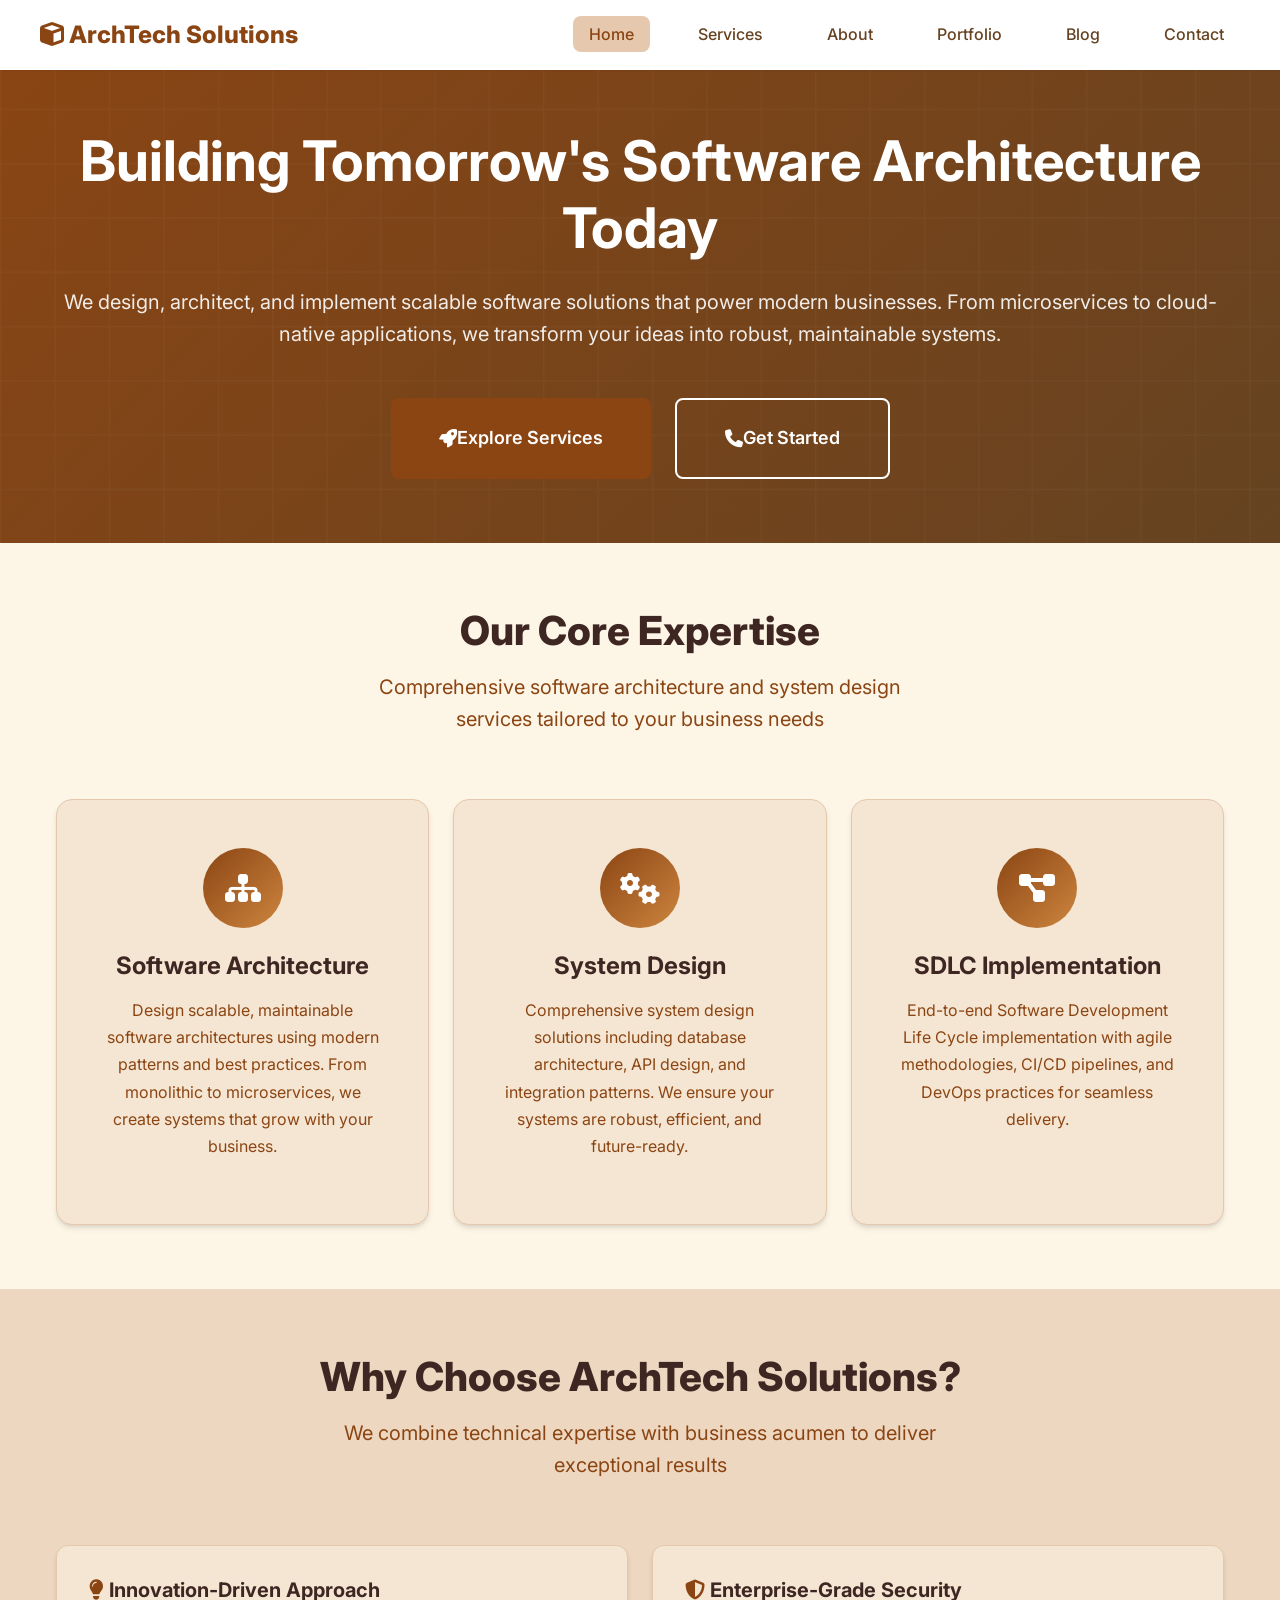
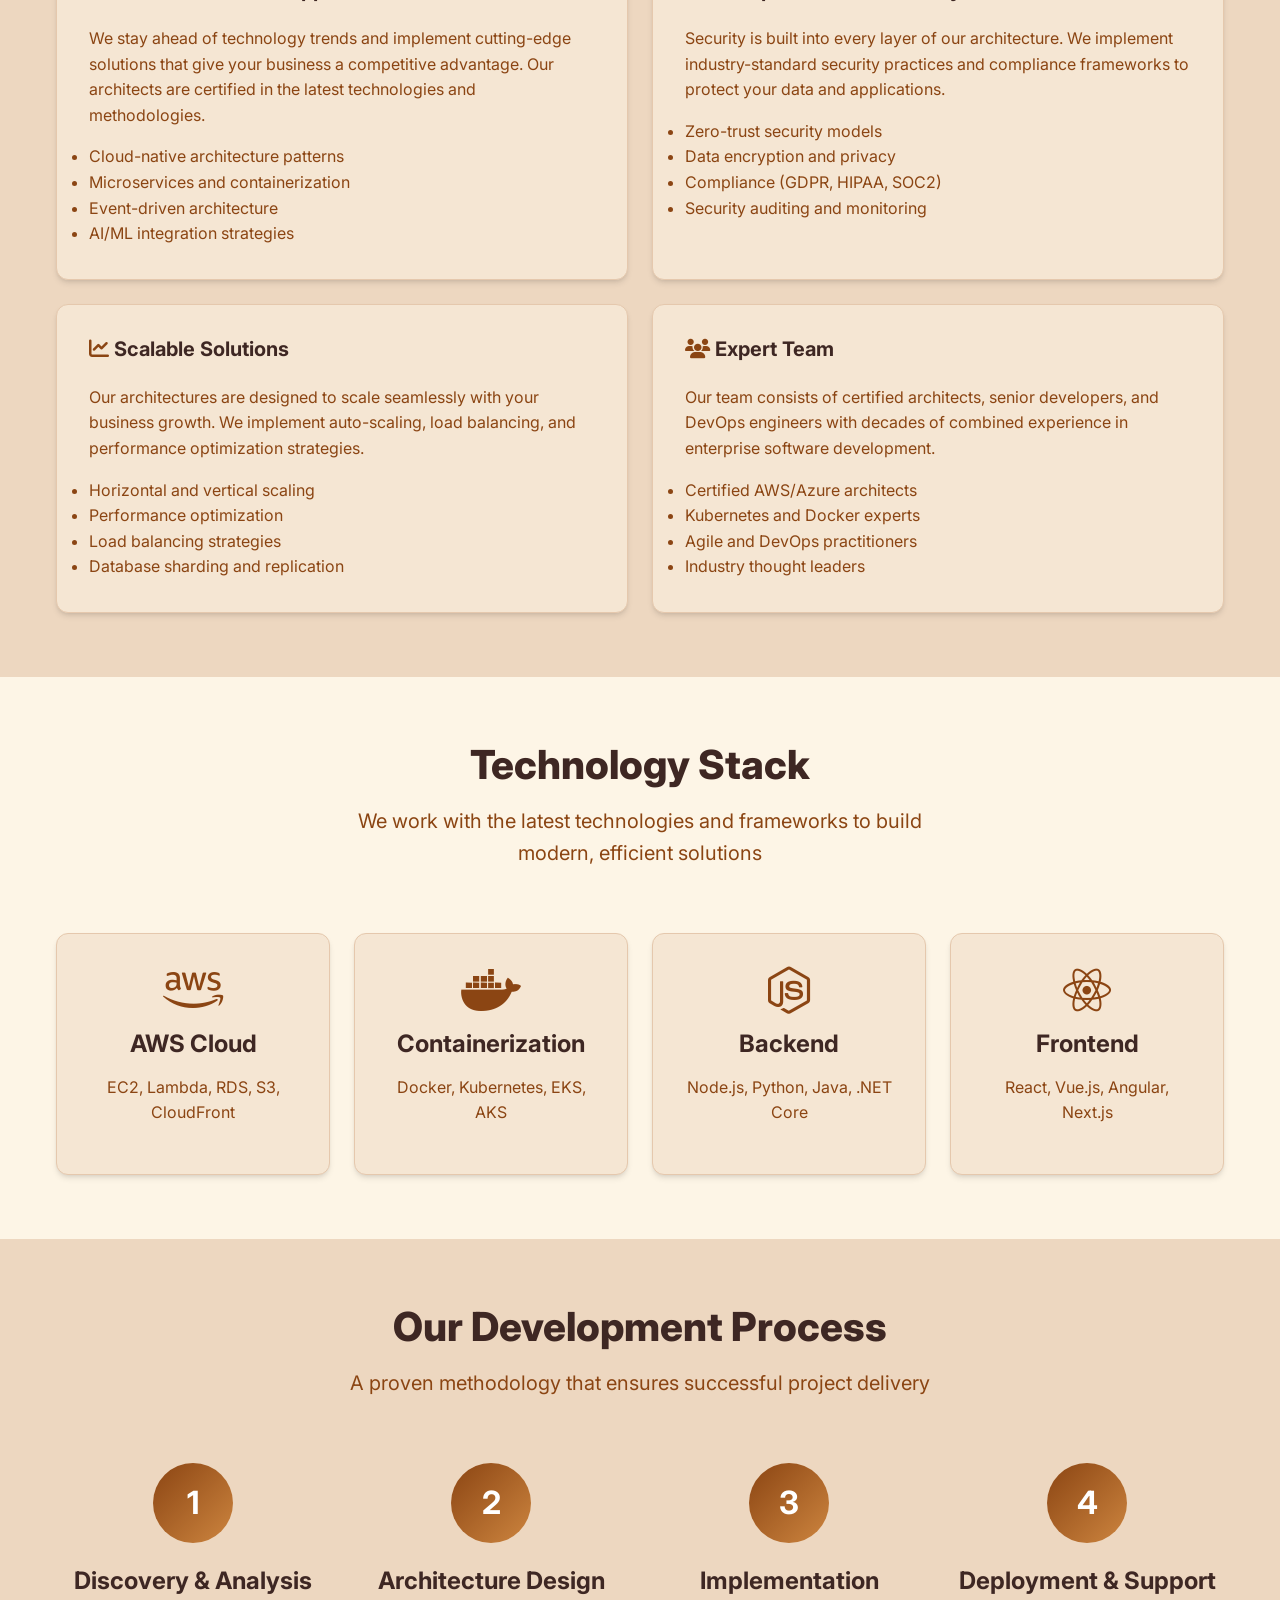
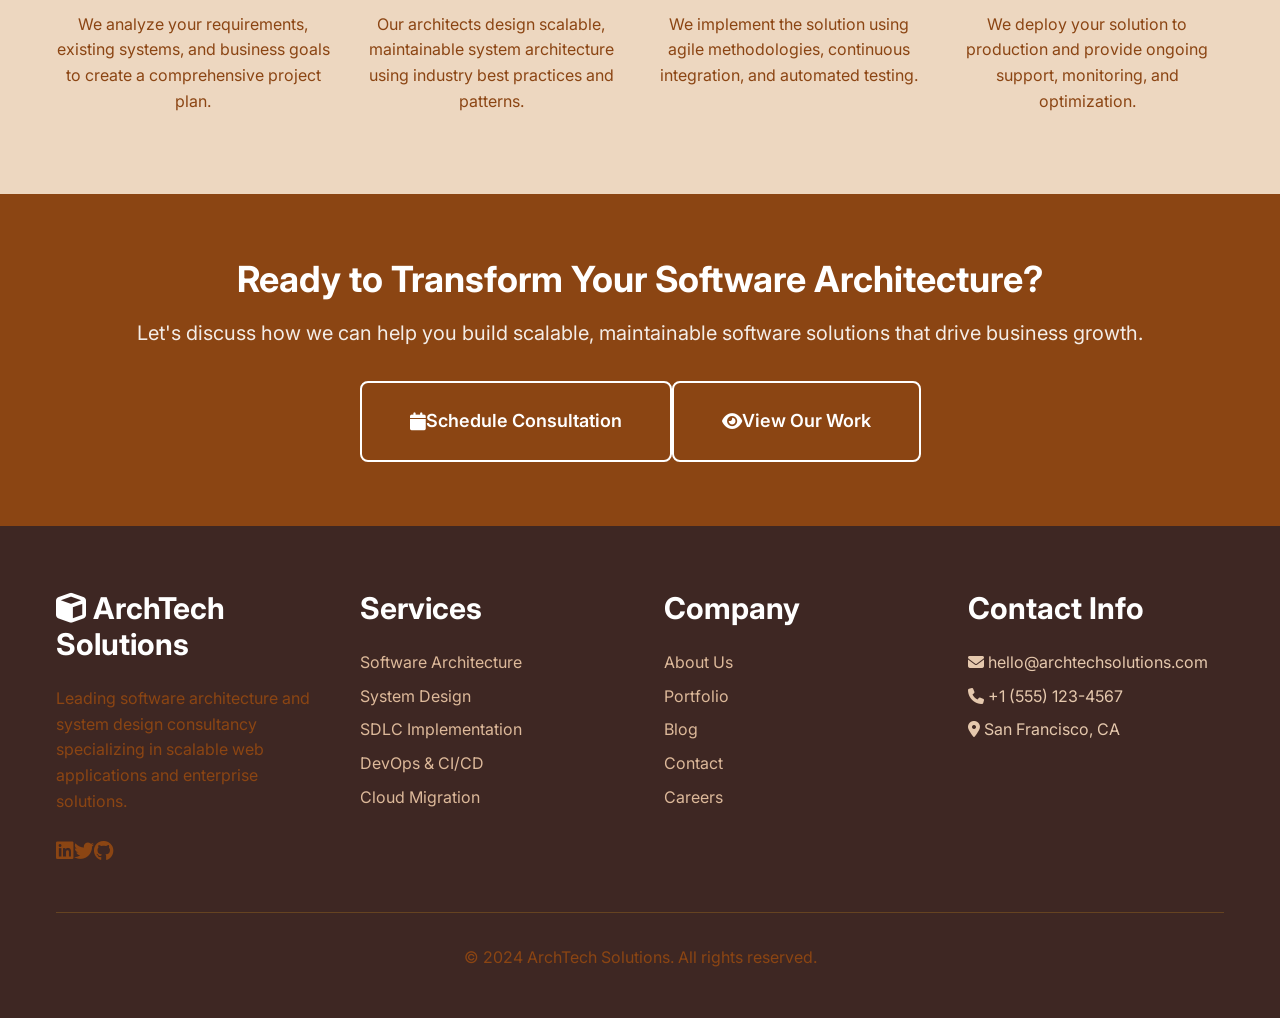
<file: frontend/index.html>
<!DOCTYPE html>
<html lang="en">
<head>
    <meta charset="UTF-8">
    <meta name="viewport" content="width=device-width, initial-scale=1.0">
    <title>ArchTech Solutions - Software Architecture & System Design Experts</title>
    <meta name="description" content="Leading software architecture and system design consultancy specializing in scalable web applications, microservices, and SDLC implementation.">
    <meta name="keywords" content="software architecture, system design, web development, microservices, SDLC, DevOps, cloud solutions">
    <link rel="stylesheet" href="style.css">
    <link rel="preconnect" href="https://fonts.googleapis.com">
    <link rel="preconnect" href="https://fonts.gstatic.com" crossorigin>
    <link href="https://fonts.googleapis.com/css2?family=Inter:wght@300;400;500;600;700;800&display=swap" rel="stylesheet">
    <link rel="stylesheet" href="https://cdnjs.cloudflare.com/ajax/libs/font-awesome/6.4.0/css/all.min.css">
</head>
<body>
    <!-- Header -->
    <header class="header">
        <nav class="navbar container">
            <a href="index.html" class="logo">
                <i class="fas fa-cube"></i> ArchTech Solutions
            </a>
            <ul class="nav-menu">
                <li><a href="index.html" class="nav-link active">Home</a></li>
                <li><a href="services.html" class="nav-link">Services</a></li>
                <li><a href="about.html" class="nav-link">About</a></li>
                <li><a href="portfolio.html" class="nav-link">Portfolio</a></li>
                <li><a href="blog.html" class="nav-link">Blog</a></li>
                <li><a href="contact.html" class="nav-link">Contact</a></li>
            </ul>
            <button class="mobile-menu-toggle">
                <i class="fas fa-bars"></i>
            </button>
        </nav>
    </header>

    <!-- Hero Section -->
    <section class="hero">
        <div class="container">
            <div class="hero-content">
                <h1>Building Tomorrow's Software Architecture Today</h1>
                <p>We design, architect, and implement scalable software solutions that power modern businesses. From microservices to cloud-native applications, we transform your ideas into robust, maintainable systems.</p>
                <div class="hero-buttons">
                    <a href="services.html" class="btn btn-primary btn-lg">
                        <i class="fas fa-rocket"></i> Explore Services
                    </a>
                    <a href="contact.html" class="btn btn-secondary btn-lg">
                        <i class="fas fa-phone"></i> Get Started
                    </a>
                </div>
            </div>
        </div>
    </section>

    <!-- Services Overview -->
    <section class="section">
        <div class="container">
            <div class="section-header">
                <h2 class="section-title">Our Core Expertise</h2>
                <p class="section-subtitle">Comprehensive software architecture and system design services tailored to your business needs</p>
            </div>
            <div class="grid grid-cols-3">
                <div class="service-card">
                    <div class="service-icon">
                        <i class="fas fa-sitemap"></i>
                    </div>
                    <h3 class="service-title">Software Architecture</h3>
                    <p class="service-description">Design scalable, maintainable software architectures using modern patterns and best practices. From monolithic to microservices, we create systems that grow with your business.</p>
                </div>
                <div class="service-card">
                    <div class="service-icon">
                        <i class="fas fa-cogs"></i>
                    </div>
                    <h3 class="service-title">System Design</h3>
                    <p class="service-description">Comprehensive system design solutions including database architecture, API design, and integration patterns. We ensure your systems are robust, efficient, and future-ready.</p>
                </div>
                <div class="service-card">
                    <div class="service-icon">
                        <i class="fas fa-project-diagram"></i>
                    </div>
                    <h3 class="service-title">SDLC Implementation</h3>
                    <p class="service-description">End-to-end Software Development Life Cycle implementation with agile methodologies, CI/CD pipelines, and DevOps practices for seamless delivery.</p>
                </div>
            </div>
        </div>
    </section>

    <!-- Why Choose Us -->
    <section class="section bg-gray-50">
        <div class="container">
            <div class="section-header">
                <h2 class="section-title">Why Choose ArchTech Solutions?</h2>
                <p class="section-subtitle">We combine technical expertise with business acumen to deliver exceptional results</p>
            </div>
            <div class="grid grid-cols-2">
                <div class="card">
                    <div class="card-header">
                        <h3 class="card-title">
                            <i class="fas fa-lightbulb text-primary"></i> Innovation-Driven Approach
                        </h3>
                    </div>
                    <div class="card-body">
                        <p>We stay ahead of technology trends and implement cutting-edge solutions that give your business a competitive advantage. Our architects are certified in the latest technologies and methodologies.</p>
                        <ul>
                            <li>Cloud-native architecture patterns</li>
                            <li>Microservices and containerization</li>
                            <li>Event-driven architecture</li>
                            <li>AI/ML integration strategies</li>
                        </ul>
                    </div>
                </div>
                <div class="card">
                    <div class="card-header">
                        <h3 class="card-title">
                            <i class="fas fa-shield-alt text-primary"></i> Enterprise-Grade Security
                        </h3>
                    </div>
                    <div class="card-body">
                        <p>Security is built into every layer of our architecture. We implement industry-standard security practices and compliance frameworks to protect your data and applications.</p>
                        <ul>
                            <li>Zero-trust security models</li>
                            <li>Data encryption and privacy</li>
                            <li>Compliance (GDPR, HIPAA, SOC2)</li>
                            <li>Security auditing and monitoring</li>
                        </ul>
                    </div>
                </div>
                <div class="card">
                    <div class="card-header">
                        <h3 class="card-title">
                            <i class="fas fa-chart-line text-primary"></i> Scalable Solutions
                        </h3>
                    </div>
                    <div class="card-body">
                        <p>Our architectures are designed to scale seamlessly with your business growth. We implement auto-scaling, load balancing, and performance optimization strategies.</p>
                        <ul>
                            <li>Horizontal and vertical scaling</li>
                            <li>Performance optimization</li>
                            <li>Load balancing strategies</li>
                            <li>Database sharding and replication</li>
                        </ul>
                    </div>
                </div>
                <div class="card">
                    <div class="card-header">
                        <h3 class="card-title">
                            <i class="fas fa-users text-primary"></i> Expert Team
                        </h3>
                    </div>
                    <div class="card-body">
                        <p>Our team consists of certified architects, senior developers, and DevOps engineers with decades of combined experience in enterprise software development.</p>
                        <ul>
                            <li>Certified AWS/Azure architects</li>
                            <li>Kubernetes and Docker experts</li>
                            <li>Agile and DevOps practitioners</li>
                            <li>Industry thought leaders</li>
                        </ul>
                    </div>
                </div>
            </div>
        </div>
    </section>

    <!-- Technology Stack -->
    <section class="section">
        <div class="container">
            <div class="section-header">
                <h2 class="section-title">Technology Stack</h2>
                <p class="section-subtitle">We work with the latest technologies and frameworks to build modern, efficient solutions</p>
            </div>
            <div class="grid grid-cols-4">
                <div class="card text-center">
                    <div class="card-body">
                        <i class="fab fa-aws fa-3x text-primary mb-3"></i>
                        <h4>AWS Cloud</h4>
                        <p>EC2, Lambda, RDS, S3, CloudFront</p>
                    </div>
                </div>
                <div class="card text-center">
                    <div class="card-body">
                        <i class="fab fa-docker fa-3x text-primary mb-3"></i>
                        <h4>Containerization</h4>
                        <p>Docker, Kubernetes, EKS, AKS</p>
                    </div>
                </div>
                <div class="card text-center">
                    <div class="card-body">
                        <i class="fab fa-node-js fa-3x text-primary mb-3"></i>
                        <h4>Backend</h4>
                        <p>Node.js, Python, Java, .NET Core</p>
                    </div>
                </div>
                <div class="card text-center">
                    <div class="card-body">
                        <i class="fab fa-react fa-3x text-primary mb-3"></i>
                        <h4>Frontend</h4>
                        <p>React, Vue.js, Angular, Next.js</p>
                    </div>
                </div>
            </div>
        </div>
    </section>

    <!-- Process Overview -->
    <section class="section bg-gray-50">
        <div class="container">
            <div class="section-header">
                <h2 class="section-title">Our Development Process</h2>
                <p class="section-subtitle">A proven methodology that ensures successful project delivery</p>
            </div>
            <div class="grid grid-cols-4">
                <div class="text-center">
                    <div class="service-icon mx-auto mb-4">
                        <span class="text-2xl font-bold">1</span>
                    </div>
                    <h4>Discovery & Analysis</h4>
                    <p>We analyze your requirements, existing systems, and business goals to create a comprehensive project plan.</p>
                </div>
                <div class="text-center">
                    <div class="service-icon mx-auto mb-4">
                        <span class="text-2xl font-bold">2</span>
                    </div>
                    <h4>Architecture Design</h4>
                    <p>Our architects design scalable, maintainable system architecture using industry best practices and patterns.</p>
                </div>
                <div class="text-center">
                    <div class="service-icon mx-auto mb-4">
                        <span class="text-2xl font-bold">3</span>
                    </div>
                    <h4>Implementation</h4>
                    <p>We implement the solution using agile methodologies, continuous integration, and automated testing.</p>
                </div>
                <div class="text-center">
                    <div class="service-icon mx-auto mb-4">
                        <span class="text-2xl font-bold">4</span>
                    </div>
                    <h4>Deployment & Support</h4>
                    <p>We deploy your solution to production and provide ongoing support, monitoring, and optimization.</p>
                </div>
            </div>
        </div>
    </section>

    <!-- CTA Section -->
    <section class="section bg-primary">
        <div class="container text-center">
            <h2 style="color: white; margin-bottom: 1rem;">Ready to Transform Your Software Architecture?</h2>
            <p style="color: rgba(255,255,255,0.9); font-size: 1.25rem; margin-bottom: 2rem;">Let's discuss how we can help you build scalable, maintainable software solutions that drive business growth.</p>
            <div class="flex justify-center gap-4 flex-wrap">
                <a href="contact.html" class="btn btn-secondary btn-lg">
                    <i class="fas fa-calendar"></i> Schedule Consultation
                </a>
                <a href="portfolio.html" class="btn btn-outline btn-lg" style="color: white; border-color: white;">
                    <i class="fas fa-eye"></i> View Our Work
                </a>
            </div>
        </div>
    </section>

    <!-- Footer -->
    <footer class="footer">
        <div class="container">
            <div class="footer-content">
                <div class="footer-section">
                    <h3><i class="fas fa-cube"></i> ArchTech Solutions</h3>
                    <p>Leading software architecture and system design consultancy specializing in scalable web applications and enterprise solutions.</p>
                    <div class="flex gap-4 mt-4">
                        <a href="#" class="text-gray-400 hover:text-white"><i class="fab fa-linkedin fa-lg"></i></a>
                        <a href="#" class="text-gray-400 hover:text-white"><i class="fab fa-twitter fa-lg"></i></a>
                        <a href="#" class="text-gray-400 hover:text-white"><i class="fab fa-github fa-lg"></i></a>
                    </div>
                </div>
                <div class="footer-section">
                    <h3>Services</h3>
                    <ul>
                        <li><a href="services.html">Software Architecture</a></li>
                        <li><a href="services.html">System Design</a></li>
                        <li><a href="services.html">SDLC Implementation</a></li>
                        <li><a href="services.html">DevOps & CI/CD</a></li>
                        <li><a href="services.html">Cloud Migration</a></li>
                    </ul>
                </div>
                <div class="footer-section">
                    <h3>Company</h3>
                    <ul>
                        <li><a href="about.html">About Us</a></li>
                        <li><a href="portfolio.html">Portfolio</a></li>
                        <li><a href="blog.html">Blog</a></li>
                        <li><a href="contact.html">Contact</a></li>
                        <li><a href="#">Careers</a></li>
                    </ul>
                </div>
                <div class="footer-section">
                    <h3>Contact Info</h3>
                    <ul>
                        <li><i class="fas fa-envelope"></i> hello@archtechsolutions.com</li>
                        <li><i class="fas fa-phone"></i> +1 (555) 123-4567</li>
                        <li><i class="fas fa-map-marker-alt"></i> San Francisco, CA</li>
                    </ul>
                </div>
            </div>
            <div class="footer-bottom">
                <p>&copy; 2024 ArchTech Solutions. All rights reserved.</p>
            </div>
        </div>
    </footer>

    <script>
        // Mobile menu toggle
        const mobileMenuToggle = document.querySelector('.mobile-menu-toggle');
        const navMenu = document.querySelector('.nav-menu');

        mobileMenuToggle.addEventListener('click', () => {
            navMenu.classList.toggle('active');
        });

        // Smooth scrolling for anchor links
        document.querySelectorAll('a[href^="#"]').forEach(anchor => {
            anchor.addEventListener('click', function (e) {
                e.preventDefault();
                const target = document.querySelector(this.getAttribute('href'));
                if (target) {
                    target.scrollIntoView({
                        behavior: 'smooth',
                        block: 'start'
                    });
                }
            });
        });

        // Header scroll effect
        window.addEventListener('scroll', () => {
            const header = document.querySelector('.header');
            if (window.scrollY > 100) {
                header.style.background = 'rgba(255, 255, 255, 0.95)';
                header.style.backdropFilter = 'blur(10px)';
            } else {
                header.style.background = 'var(--white)';
                header.style.backdropFilter = 'none';
            }
        });
    </script>
</body>
</html>
</file>
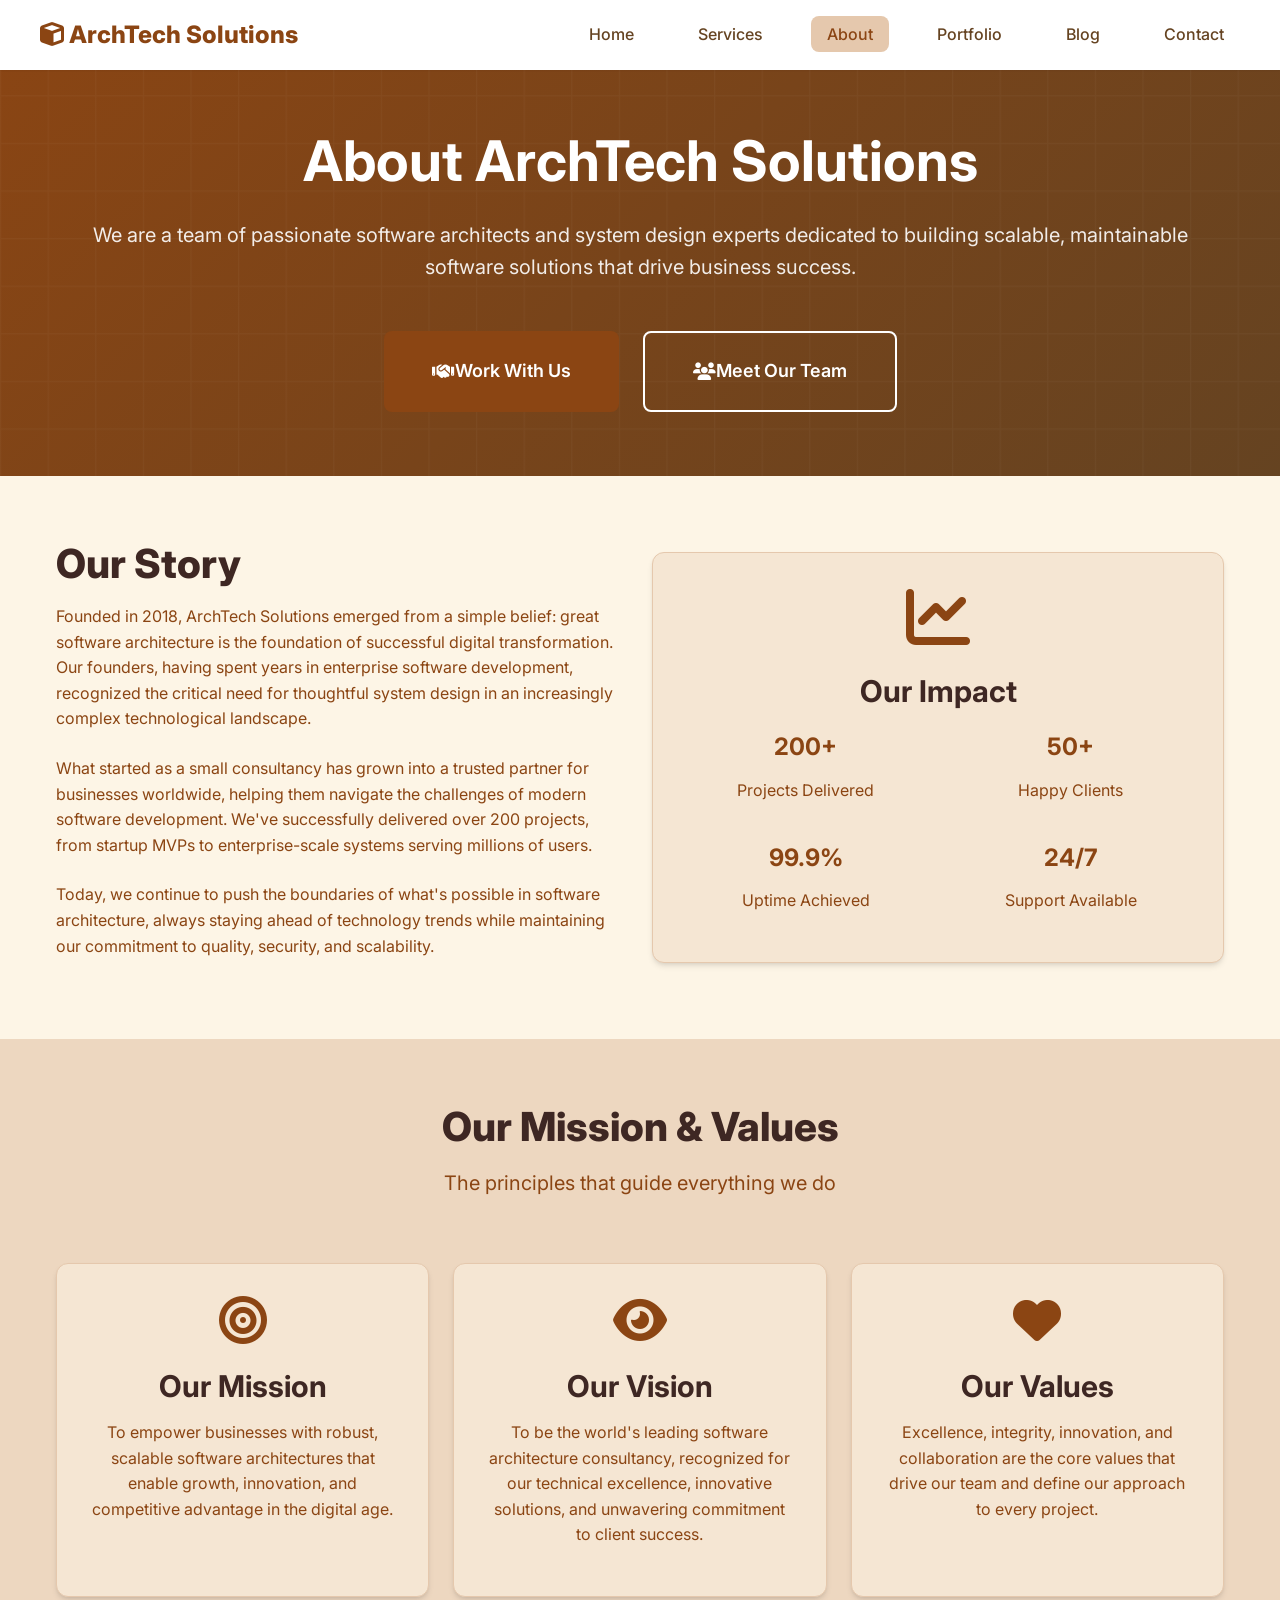
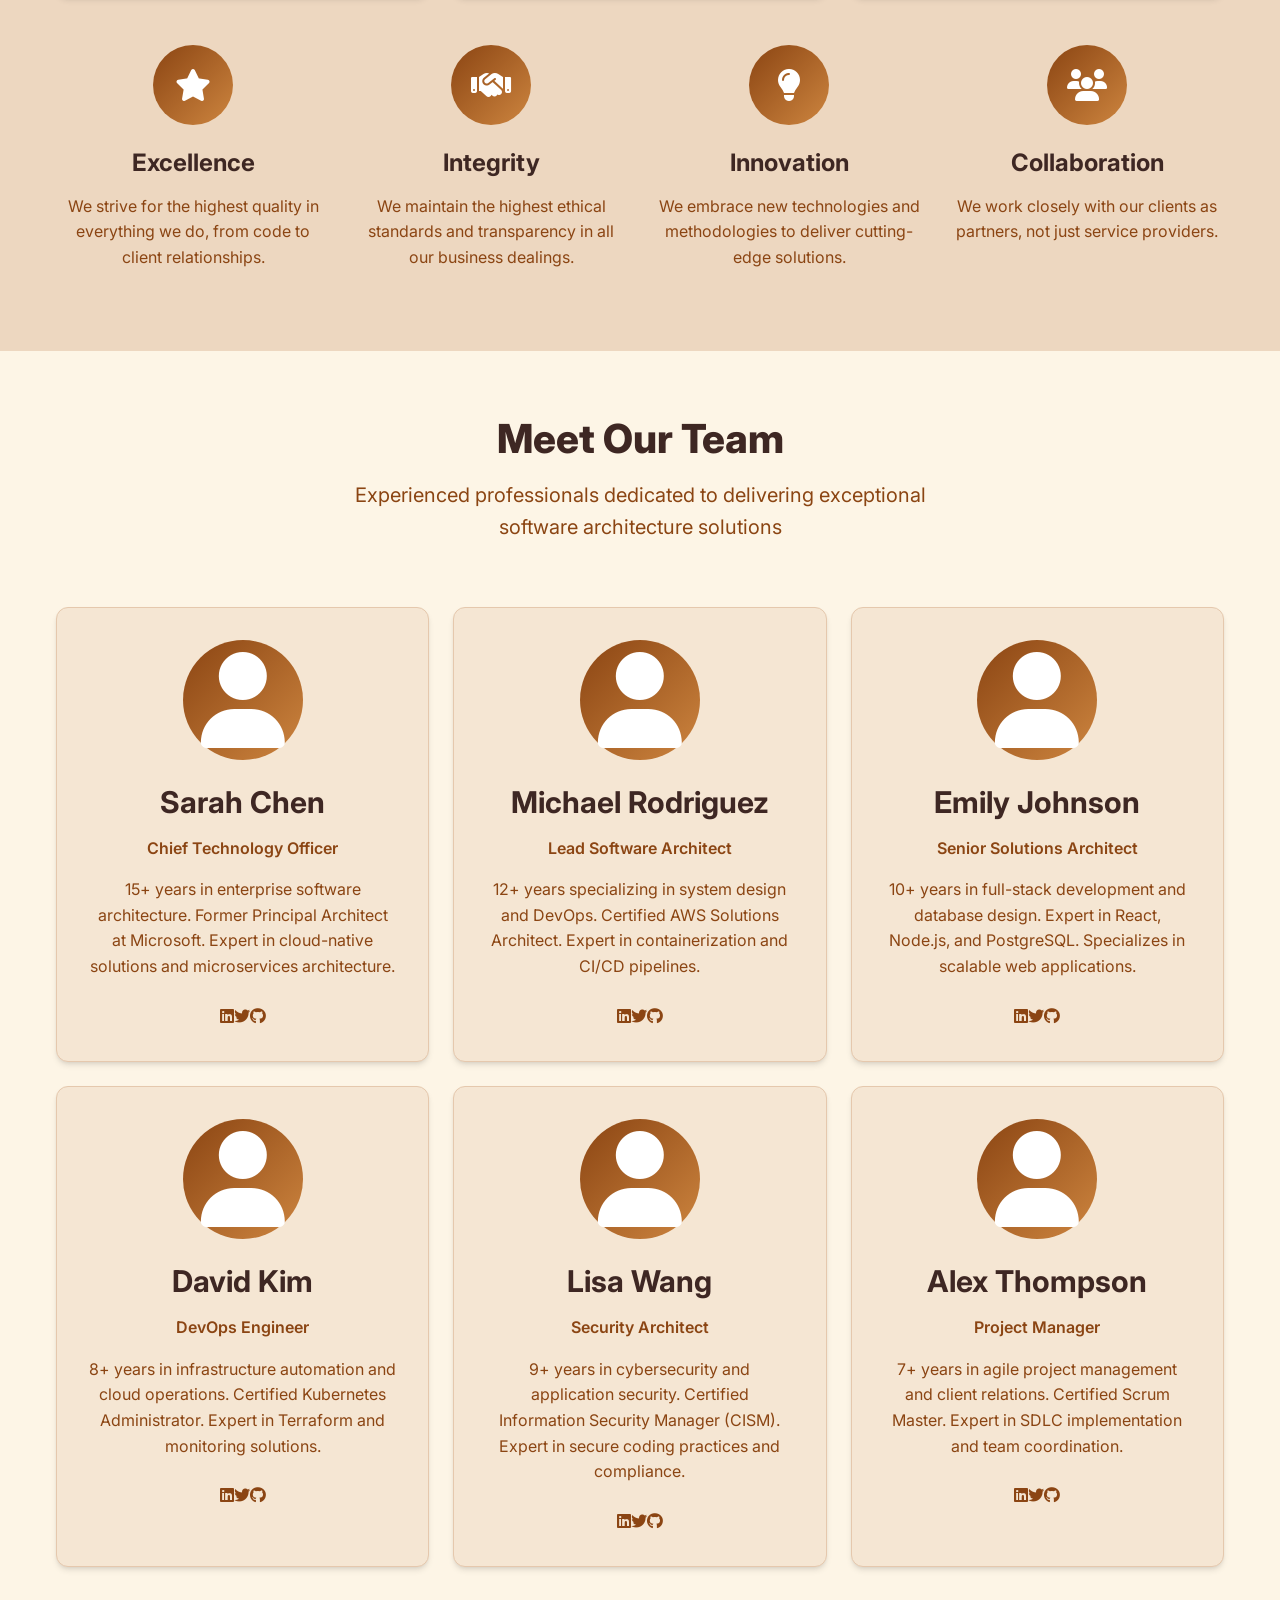
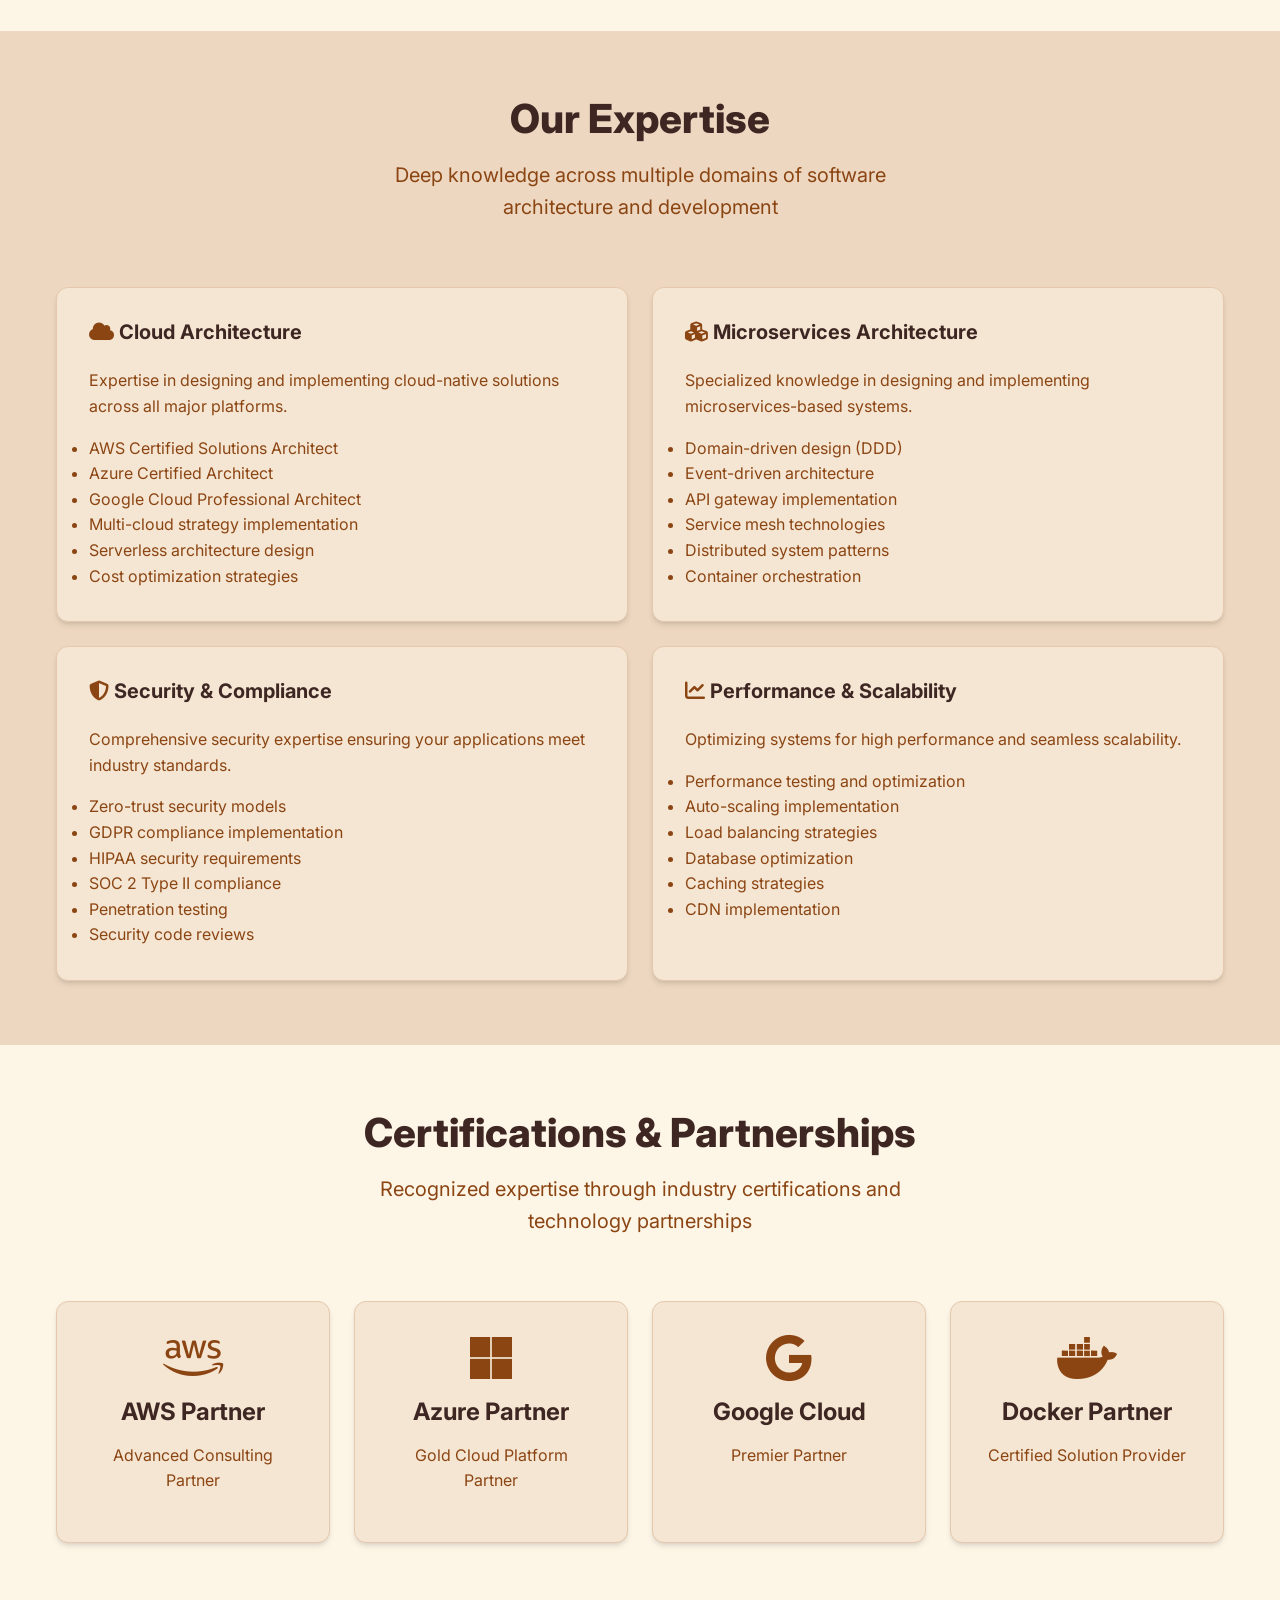
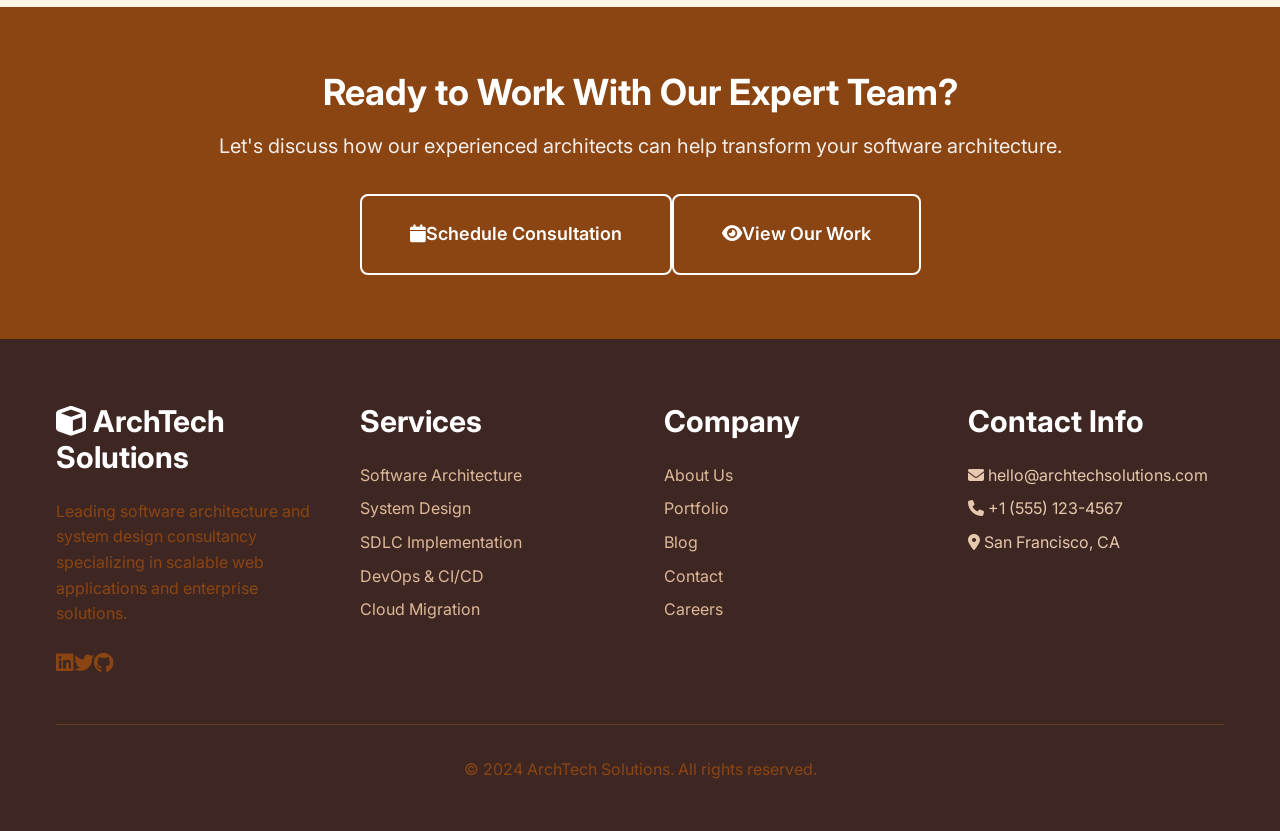
<file: frontend/about.html>
<!DOCTYPE html>
<html lang="en">
<head>
    <meta charset="UTF-8">
    <meta name="viewport" content="width=device-width, initial-scale=1.0">
    <title>About Us - ArchTech Solutions | Software Architecture Experts</title>
    <meta name="description" content="Learn about ArchTech Solutions - a team of certified software architects and system design experts with decades of experience in enterprise software development.">
    <meta name="keywords" content="about ArchTech, software architects, team, company values, expertise">
    <link rel="stylesheet" href="style.css">
    <link rel="preconnect" href="https://fonts.googleapis.com">
    <link rel="preconnect" href="https://fonts.gstatic.com" crossorigin>
    <link href="https://fonts.googleapis.com/css2?family=Inter:wght@300;400;500;600;700;800&display=swap" rel="stylesheet">
    <link rel="stylesheet" href="https://cdnjs.cloudflare.com/ajax/libs/font-awesome/6.4.0/css/all.min.css">
</head>
<body>
    <!-- Header -->
    <header class="header">
        <nav class="navbar container">
            <a href="index.html" class="logo">
                <i class="fas fa-cube"></i> ArchTech Solutions
            </a>
            <ul class="nav-menu">
                <li><a href="index.html" class="nav-link">Home</a></li>
                <li><a href="services.html" class="nav-link">Services</a></li>
                <li><a href="about.html" class="nav-link active">About</a></li>
                <li><a href="portfolio.html" class="nav-link">Portfolio</a></li>
                <li><a href="blog.html" class="nav-link">Blog</a></li>
                <li><a href="contact.html" class="nav-link">Contact</a></li>
            </ul>
            <button class="mobile-menu-toggle">
                <i class="fas fa-bars"></i>
            </button>
        </nav>
    </header>

    <!-- Hero Section -->
    <section class="hero">
        <div class="container">
            <div class="hero-content">
                <h1>About ArchTech Solutions</h1>
                <p>We are a team of passionate software architects and system design experts dedicated to building scalable, maintainable software solutions that drive business success.</p>
                <div class="hero-buttons">
                    <a href="contact.html" class="btn btn-primary btn-lg">
                        <i class="fas fa-handshake"></i> Work With Us
                    </a>
                    <a href="#team" class="btn btn-secondary btn-lg">
                        <i class="fas fa-users"></i> Meet Our Team
                    </a>
                </div>
            </div>
        </div>
    </section>

    <!-- Company Story -->
    <section class="section">
        <div class="container">
            <div class="grid grid-cols-2 items-center gap-8">
                <div>
                    <h2 class="section-title">Our Story</h2>
                    <p class="mb-4">Founded in 2018, ArchTech Solutions emerged from a simple belief: great software architecture is the foundation of successful digital transformation. Our founders, having spent years in enterprise software development, recognized the critical need for thoughtful system design in an increasingly complex technological landscape.</p>
                    <p class="mb-4">What started as a small consultancy has grown into a trusted partner for businesses worldwide, helping them navigate the challenges of modern software development. We've successfully delivered over 200 projects, from startup MVPs to enterprise-scale systems serving millions of users.</p>
                    <p>Today, we continue to push the boundaries of what's possible in software architecture, always staying ahead of technology trends while maintaining our commitment to quality, security, and scalability.</p>
                </div>
                <div class="text-center">
                    <div class="card">
                        <div class="card-body">
                            <i class="fas fa-chart-line fa-4x text-primary mb-4"></i>
                            <h3>Our Impact</h3>
                            <div class="grid grid-cols-2 gap-4 mt-4">
                                <div>
                                    <h4 class="text-primary">200+</h4>
                                    <p>Projects Delivered</p>
                                </div>
                                <div>
                                    <h4 class="text-primary">50+</h4>
                                    <p>Happy Clients</p>
                                </div>
                                <div>
                                    <h4 class="text-primary">99.9%</h4>
                                    <p>Uptime Achieved</p>
                                </div>
                                <div>
                                    <h4 class="text-primary">24/7</h4>
                                    <p>Support Available</p>
                                </div>
                            </div>
                        </div>
                    </div>
                </div>
            </div>
        </div>
    </section>

    <!-- Mission & Values -->
    <section class="section bg-gray-50">
        <div class="container">
            <div class="section-header">
                <h2 class="section-title">Our Mission & Values</h2>
                <p class="section-subtitle">The principles that guide everything we do</p>
            </div>
            
            <div class="grid grid-cols-3">
                <div class="card text-center">
                    <div class="card-body">
                        <i class="fas fa-bullseye fa-3x text-primary mb-4"></i>
                        <h3>Our Mission</h3>
                        <p>To empower businesses with robust, scalable software architectures that enable growth, innovation, and competitive advantage in the digital age.</p>
                    </div>
                </div>
                <div class="card text-center">
                    <div class="card-body">
                        <i class="fas fa-eye fa-3x text-primary mb-4"></i>
                        <h3>Our Vision</h3>
                        <p>To be the world's leading software architecture consultancy, recognized for our technical excellence, innovative solutions, and unwavering commitment to client success.</p>
                    </div>
                </div>
                <div class="card text-center">
                    <div class="card-body">
                        <i class="fas fa-heart fa-3x text-primary mb-4"></i>
                        <h3>Our Values</h3>
                        <p>Excellence, integrity, innovation, and collaboration are the core values that drive our team and define our approach to every project.</p>
                    </div>
                </div>
            </div>

            <div class="grid grid-cols-4 mt-6">
                <div class="text-center">
                    <div class="service-icon mx-auto mb-4">
                        <i class="fas fa-star"></i>
                    </div>
                    <h4>Excellence</h4>
                    <p>We strive for the highest quality in everything we do, from code to client relationships.</p>
                </div>
                <div class="text-center">
                    <div class="service-icon mx-auto mb-4">
                        <i class="fas fa-handshake"></i>
                    </div>
                    <h4>Integrity</h4>
                    <p>We maintain the highest ethical standards and transparency in all our business dealings.</p>
                </div>
                <div class="text-center">
                    <div class="service-icon mx-auto mb-4">
                        <i class="fas fa-lightbulb"></i>
                    </div>
                    <h4>Innovation</h4>
                    <p>We embrace new technologies and methodologies to deliver cutting-edge solutions.</p>
                </div>
                <div class="text-center">
                    <div class="service-icon mx-auto mb-4">
                        <i class="fas fa-users"></i>
                    </div>
                    <h4>Collaboration</h4>
                    <p>We work closely with our clients as partners, not just service providers.</p>
                </div>
            </div>
        </div>
    </section>

    <!-- Team Section -->
    <section id="team" class="section">
        <div class="container">
            <div class="section-header">
                <h2 class="section-title">Meet Our Team</h2>
                <p class="section-subtitle">Experienced professionals dedicated to delivering exceptional software architecture solutions</p>
            </div>

            <div class="grid grid-cols-3">
                <div class="card text-center">
                    <div class="card-body">
                        <div class="service-icon mx-auto mb-4" style="width: 120px; height: 120px;">
                            <i class="fas fa-user fa-3x"></i>
                        </div>
                        <h3>Sarah Chen</h3>
                        <p class="text-primary font-semibold">Chief Technology Officer</p>
                        <p class="mb-4">15+ years in enterprise software architecture. Former Principal Architect at Microsoft. Expert in cloud-native solutions and microservices architecture.</p>
                        <div class="flex justify-center gap-2">
                            <a href="#" class="text-primary"><i class="fab fa-linkedin"></i></a>
                            <a href="#" class="text-primary"><i class="fab fa-twitter"></i></a>
                            <a href="#" class="text-primary"><i class="fab fa-github"></i></a>
                        </div>
                    </div>
                </div>

                <div class="card text-center">
                    <div class="card-body">
                        <div class="service-icon mx-auto mb-4" style="width: 120px; height: 120px;">
                            <i class="fas fa-user fa-3x"></i>
                        </div>
                        <h3>Michael Rodriguez</h3>
                        <p class="text-primary font-semibold">Lead Software Architect</p>
                        <p class="mb-4">12+ years specializing in system design and DevOps. Certified AWS Solutions Architect. Expert in containerization and CI/CD pipelines.</p>
                        <div class="flex justify-center gap-2">
                            <a href="#" class="text-primary"><i class="fab fa-linkedin"></i></a>
                            <a href="#" class="text-primary"><i class="fab fa-twitter"></i></a>
                            <a href="#" class="text-primary"><i class="fab fa-github"></i></a>
                        </div>
                    </div>
                </div>

                <div class="card text-center">
                    <div class="card-body">
                        <div class="service-icon mx-auto mb-4" style="width: 120px; height: 120px;">
                            <i class="fas fa-user fa-3x"></i>
                        </div>
                        <h3>Emily Johnson</h3>
                        <p class="text-primary font-semibold">Senior Solutions Architect</p>
                        <p class="mb-4">10+ years in full-stack development and database design. Expert in React, Node.js, and PostgreSQL. Specializes in scalable web applications.</p>
                        <div class="flex justify-center gap-2">
                            <a href="#" class="text-primary"><i class="fab fa-linkedin"></i></a>
                            <a href="#" class="text-primary"><i class="fab fa-twitter"></i></a>
                            <a href="#" class="text-primary"><i class="fab fa-github"></i></a>
                        </div>
                    </div>
                </div>

                <div class="card text-center">
                    <div class="card-body">
                        <div class="service-icon mx-auto mb-4" style="width: 120px; height: 120px;">
                            <i class="fas fa-user fa-3x"></i>
                        </div>
                        <h3>David Kim</h3>
                        <p class="text-primary font-semibold">DevOps Engineer</p>
                        <p class="mb-4">8+ years in infrastructure automation and cloud operations. Certified Kubernetes Administrator. Expert in Terraform and monitoring solutions.</p>
                        <div class="flex justify-center gap-2">
                            <a href="#" class="text-primary"><i class="fab fa-linkedin"></i></a>
                            <a href="#" class="text-primary"><i class="fab fa-twitter"></i></a>
                            <a href="#" class="text-primary"><i class="fab fa-github"></i></a>
                        </div>
                    </div>
                </div>

                <div class="card text-center">
                    <div class="card-body">
                        <div class="service-icon mx-auto mb-4" style="width: 120px; height: 120px;">
                            <i class="fas fa-user fa-3x"></i>
                        </div>
                        <h3>Lisa Wang</h3>
                        <p class="text-primary font-semibold">Security Architect</p>
                        <p class="mb-4">9+ years in cybersecurity and application security. Certified Information Security Manager (CISM). Expert in secure coding practices and compliance.</p>
                        <div class="flex justify-center gap-2">
                            <a href="#" class="text-primary"><i class="fab fa-linkedin"></i></a>
                            <a href="#" class="text-primary"><i class="fab fa-twitter"></i></a>
                            <a href="#" class="text-primary"><i class="fab fa-github"></i></a>
                        </div>
                    </div>
                </div>

                <div class="card text-center">
                    <div class="card-body">
                        <div class="service-icon mx-auto mb-4" style="width: 120px; height: 120px;">
                            <i class="fas fa-user fa-3x"></i>
                        </div>
                        <h3>Alex Thompson</h3>
                        <p class="text-primary font-semibold">Project Manager</p>
                        <p class="mb-4">7+ years in agile project management and client relations. Certified Scrum Master. Expert in SDLC implementation and team coordination.</p>
                        <div class="flex justify-center gap-2">
                            <a href="#" class="text-primary"><i class="fab fa-linkedin"></i></a>
                            <a href="#" class="text-primary"><i class="fab fa-twitter"></i></a>
                            <a href="#" class="text-primary"><i class="fab fa-github"></i></a>
                        </div>
                    </div>
                </div>
            </div>
        </div>
    </section>

    <!-- Expertise Areas -->
    <section class="section bg-gray-50">
        <div class="container">
            <div class="section-header">
                <h2 class="section-title">Our Expertise</h2>
                <p class="section-subtitle">Deep knowledge across multiple domains of software architecture and development</p>
            </div>

            <div class="grid grid-cols-2">
                <div class="card">
                    <div class="card-header">
                        <h3 class="card-title">
                            <i class="fas fa-cloud text-primary"></i> Cloud Architecture
                        </h3>
                    </div>
                    <div class="card-body">
                        <p>Expertise in designing and implementing cloud-native solutions across all major platforms.</p>
                        <ul>
                            <li>AWS Certified Solutions Architect</li>
                            <li>Azure Certified Architect</li>
                            <li>Google Cloud Professional Architect</li>
                            <li>Multi-cloud strategy implementation</li>
                            <li>Serverless architecture design</li>
                            <li>Cost optimization strategies</li>
                        </ul>
                    </div>
                </div>

                <div class="card">
                    <div class="card-header">
                        <h3 class="card-title">
                            <i class="fas fa-cubes text-primary"></i> Microservices Architecture
                        </h3>
                    </div>
                    <div class="card-body">
                        <p>Specialized knowledge in designing and implementing microservices-based systems.</p>
                        <ul>
                            <li>Domain-driven design (DDD)</li>
                            <li>Event-driven architecture</li>
                            <li>API gateway implementation</li>
                            <li>Service mesh technologies</li>
                            <li>Distributed system patterns</li>
                            <li>Container orchestration</li>
                        </ul>
                    </div>
                </div>

                <div class="card">
                    <div class="card-header">
                        <h3 class="card-title">
                            <i class="fas fa-shield-alt text-primary"></i> Security & Compliance
                        </h3>
                    </div>
                    <div class="card-body">
                        <p>Comprehensive security expertise ensuring your applications meet industry standards.</p>
                        <ul>
                            <li>Zero-trust security models</li>
                            <li>GDPR compliance implementation</li>
                            <li>HIPAA security requirements</li>
                            <li>SOC 2 Type II compliance</li>
                            <li>Penetration testing</li>
                            <li>Security code reviews</li>
                        </ul>
                    </div>
                </div>

                <div class="card">
                    <div class="card-header">
                        <h3 class="card-title">
                            <i class="fas fa-chart-line text-primary"></i> Performance & Scalability
                        </h3>
                    </div>
                    <div class="card-body">
                        <p>Optimizing systems for high performance and seamless scalability.</p>
                        <ul>
                            <li>Performance testing and optimization</li>
                            <li>Auto-scaling implementation</li>
                            <li>Load balancing strategies</li>
                            <li>Database optimization</li>
                            <li>Caching strategies</li>
                            <li>CDN implementation</li>
                        </ul>
                    </div>
                </div>
            </div>
        </div>
    </section>

    <!-- Certifications -->
    <section class="section">
        <div class="container">
            <div class="section-header">
                <h2 class="section-title">Certifications & Partnerships</h2>
                <p class="section-subtitle">Recognized expertise through industry certifications and technology partnerships</p>
            </div>

            <div class="grid grid-cols-4">
                <div class="card text-center">
                    <div class="card-body">
                        <i class="fab fa-aws fa-3x text-primary mb-3"></i>
                        <h4>AWS Partner</h4>
                        <p>Advanced Consulting Partner</p>
                    </div>
                </div>
                <div class="card text-center">
                    <div class="card-body">
                        <i class="fab fa-microsoft fa-3x text-primary mb-3"></i>
                        <h4>Azure Partner</h4>
                        <p>Gold Cloud Platform Partner</p>
                    </div>
                </div>
                <div class="card text-center">
                    <div class="card-body">
                        <i class="fab fa-google fa-3x text-primary mb-3"></i>
                        <h4>Google Cloud</h4>
                        <p>Premier Partner</p>
                    </div>
                </div>
                <div class="card text-center">
                    <div class="card-body">
                        <i class="fab fa-docker fa-3x text-primary mb-3"></i>
                        <h4>Docker Partner</h4>
                        <p>Certified Solution Provider</p>
                    </div>
                </div>
            </div>
        </div>
    </section>

    <!-- CTA Section -->
    <section class="section bg-primary">
        <div class="container text-center">
            <h2 style="color: white; margin-bottom: 1rem;">Ready to Work With Our Expert Team?</h2>
            <p style="color: rgba(255,255,255,0.9); font-size: 1.25rem; margin-bottom: 2rem;">Let's discuss how our experienced architects can help transform your software architecture.</p>
            <div class="flex justify-center gap-4 flex-wrap">
                <a href="contact.html" class="btn btn-secondary btn-lg">
                    <i class="fas fa-calendar"></i> Schedule Consultation
                </a>
                <a href="portfolio.html" class="btn btn-outline btn-lg" style="color: white; border-color: white;">
                    <i class="fas fa-eye"></i> View Our Work
                </a>
            </div>
        </div>
    </section>

    <!-- Footer -->
    <footer class="footer">
        <div class="container">
            <div class="footer-content">
                <div class="footer-section">
                    <h3><i class="fas fa-cube"></i> ArchTech Solutions</h3>
                    <p>Leading software architecture and system design consultancy specializing in scalable web applications and enterprise solutions.</p>
                    <div class="flex gap-4 mt-4">
                        <a href="#" class="text-gray-400 hover:text-white"><i class="fab fa-linkedin fa-lg"></i></a>
                        <a href="#" class="text-gray-400 hover:text-white"><i class="fab fa-twitter fa-lg"></i></a>
                        <a href="#" class="text-gray-400 hover:text-white"><i class="fab fa-github fa-lg"></i></a>
                    </div>
                </div>
                <div class="footer-section">
                    <h3>Services</h3>
                    <ul>
                        <li><a href="services.html">Software Architecture</a></li>
                        <li><a href="services.html">System Design</a></li>
                        <li><a href="services.html">SDLC Implementation</a></li>
                        <li><a href="services.html">DevOps & CI/CD</a></li>
                        <li><a href="services.html">Cloud Migration</a></li>
                    </ul>
                </div>
                <div class="footer-section">
                    <h3>Company</h3>
                    <ul>
                        <li><a href="about.html">About Us</a></li>
                        <li><a href="portfolio.html">Portfolio</a></li>
                        <li><a href="blog.html">Blog</a></li>
                        <li><a href="contact.html">Contact</a></li>
                        <li><a href="#">Careers</a></li>
                    </ul>
                </div>
                <div class="footer-section">
                    <h3>Contact Info</h3>
                    <ul>
                        <li><i class="fas fa-envelope"></i> hello@archtechsolutions.com</li>
                        <li><i class="fas fa-phone"></i> +1 (555) 123-4567</li>
                        <li><i class="fas fa-map-marker-alt"></i> San Francisco, CA</li>
                    </ul>
                </div>
            </div>
            <div class="footer-bottom">
                <p>&copy; 2024 ArchTech Solutions. All rights reserved.</p>
            </div>
        </div>
    </footer>

    <script>
        // Mobile menu toggle
        const mobileMenuToggle = document.querySelector('.mobile-menu-toggle');
        const navMenu = document.querySelector('.nav-menu');

        mobileMenuToggle.addEventListener('click', () => {
            navMenu.classList.toggle('active');
        });

        // Smooth scrolling for anchor links
        document.querySelectorAll('a[href^="#"]').forEach(anchor => {
            anchor.addEventListener('click', function (e) {
                e.preventDefault();
                const target = document.querySelector(this.getAttribute('href'));
                if (target) {
                    target.scrollIntoView({
                        behavior: 'smooth',
                        block: 'start'
                    });
                }
            });
        });

        // Header scroll effect
        window.addEventListener('scroll', () => {
            const header = document.querySelector('.header');
            if (window.scrollY > 100) {
                header.style.background = 'rgba(255, 255, 255, 0.95)';
                header.style.backdropFilter = 'blur(10px)';
            } else {
                header.style.background = 'var(--white)';
                header.style.backdropFilter = 'none';
            }
        });
    </script>
</body>
</html>
</file>
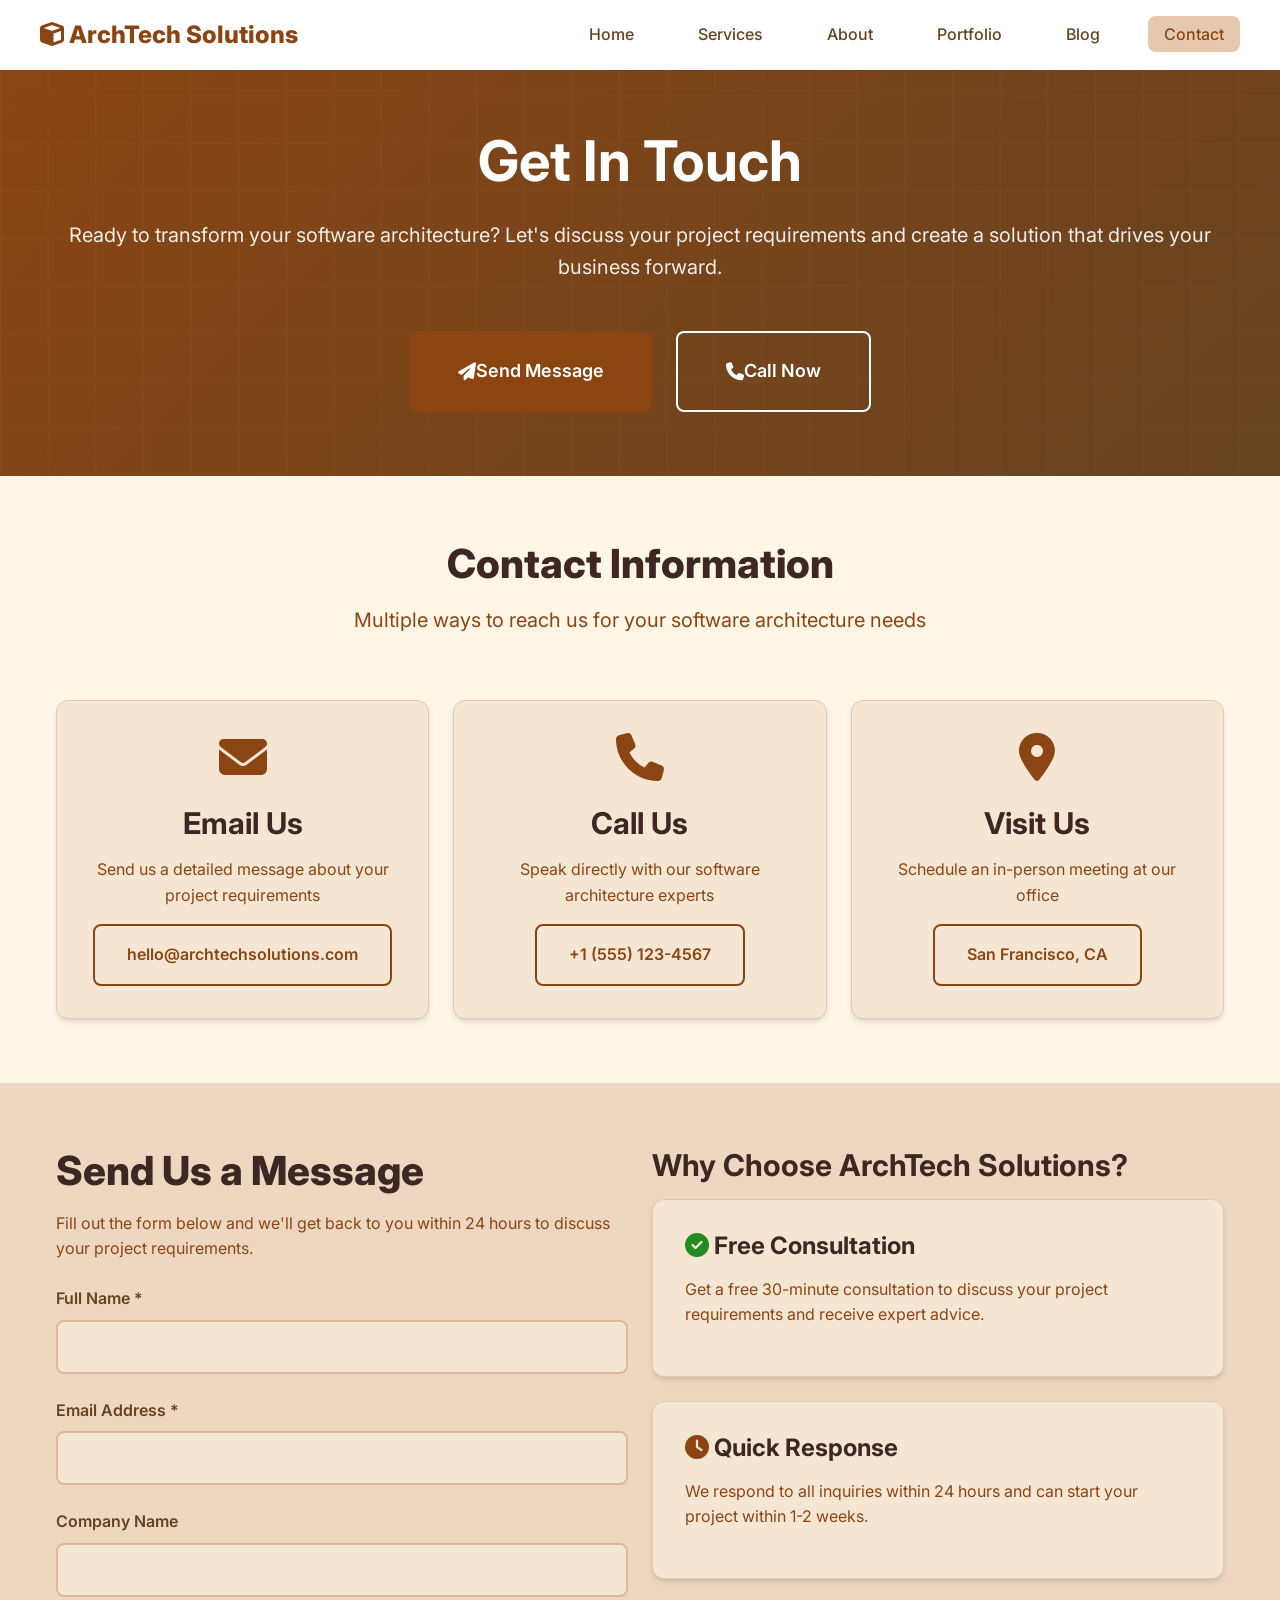
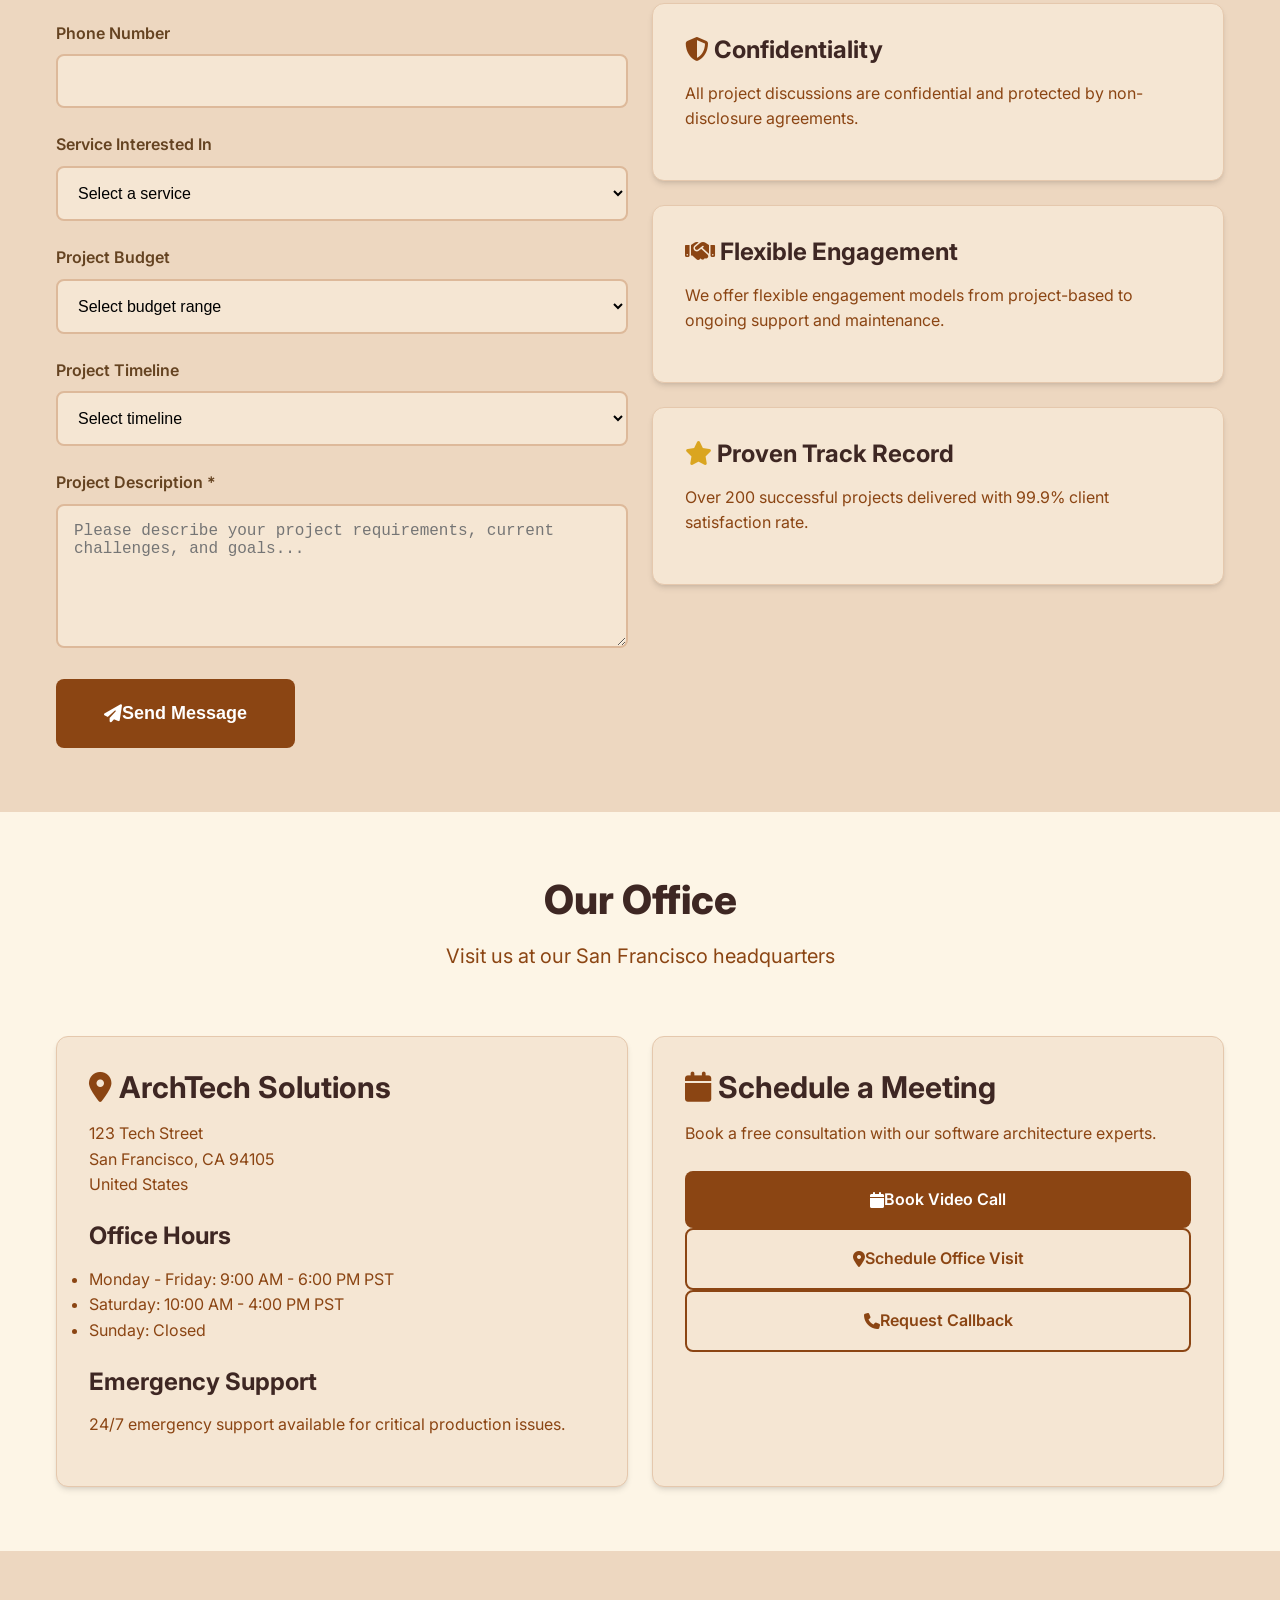
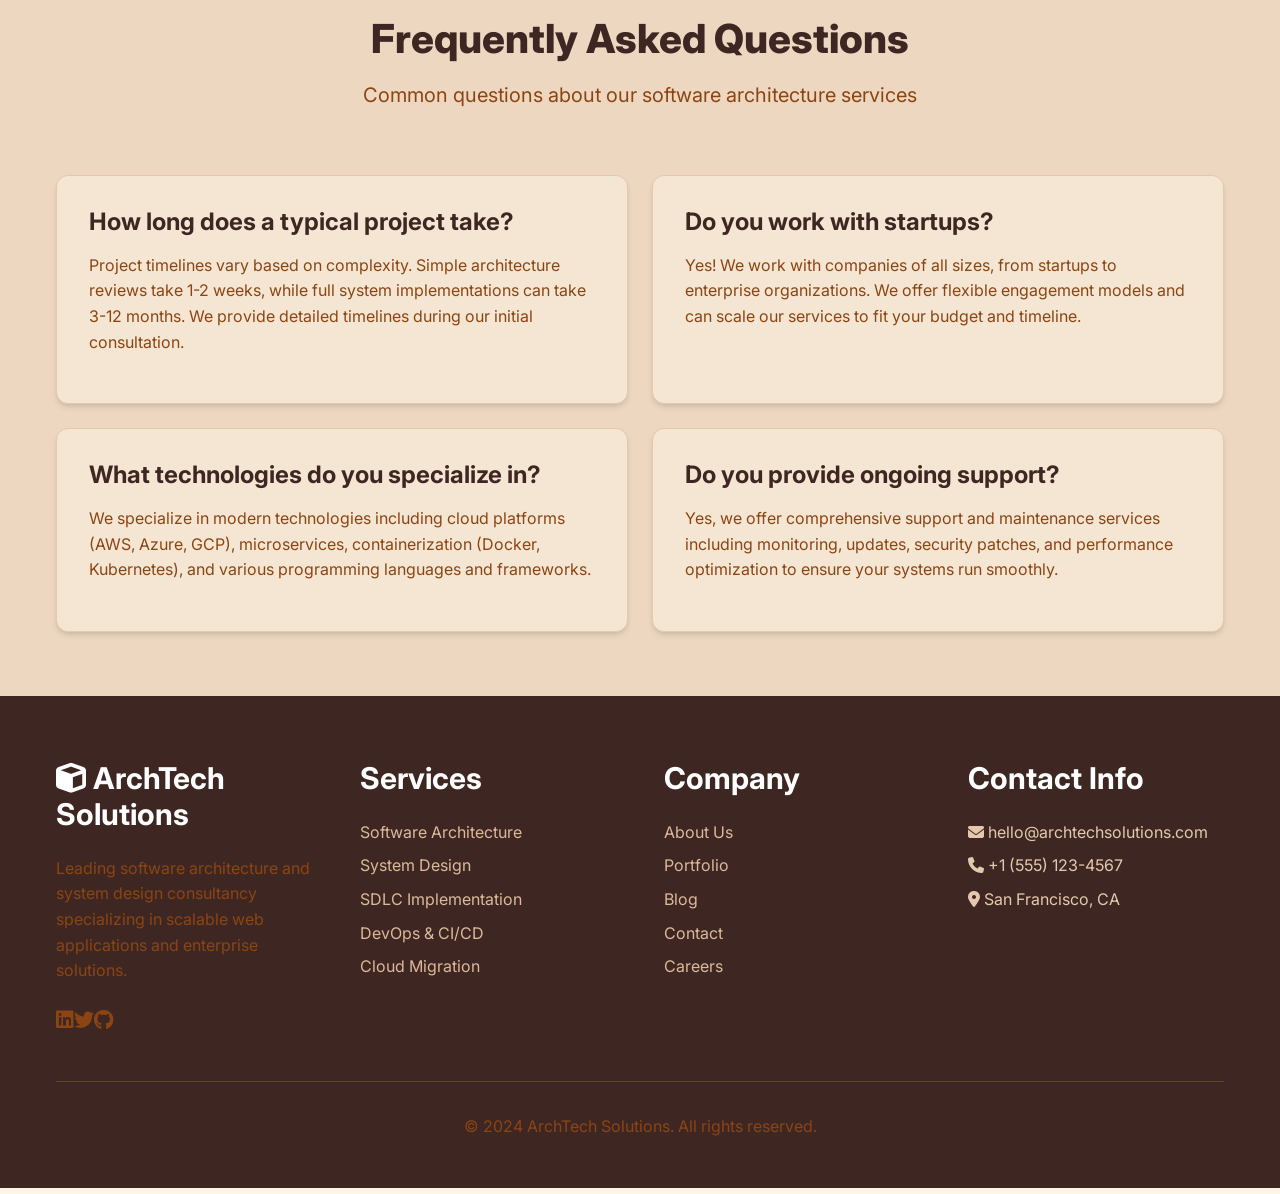
<file: frontend/contact.html>
<!DOCTYPE html>
<html lang="en">
<head>
    <meta charset="UTF-8">
    <meta name="viewport" content="width=device-width, initial-scale=1.0">
    <title>Contact Us - ArchTech Solutions | Get In Touch</title>
    <meta name="description" content="Contact ArchTech Solutions for software architecture consulting. Get a free consultation for your project needs.">
    <meta name="keywords" content="contact ArchTech, software architecture consultation, get quote, project inquiry">
    <link rel="stylesheet" href="style.css">
    <link rel="preconnect" href="https://fonts.googleapis.com">
    <link rel="preconnect" href="https://fonts.gstatic.com" crossorigin>
    <link href="https://fonts.googleapis.com/css2?family=Inter:wght@300;400;500;600;700;800&display=swap" rel="stylesheet">
    <link rel="stylesheet" href="https://cdnjs.cloudflare.com/ajax/libs/font-awesome/6.4.0/css/all.min.css">
</head>
<body>
    <!-- Header -->
    <header class="header">
        <nav class="navbar container">
            <a href="index.html" class="logo">
                <i class="fas fa-cube"></i> ArchTech Solutions
            </a>
            <ul class="nav-menu">
                <li><a href="index.html" class="nav-link">Home</a></li>
                <li><a href="services.html" class="nav-link">Services</a></li>
                <li><a href="about.html" class="nav-link">About</a></li>
                <li><a href="portfolio.html" class="nav-link">Portfolio</a></li>
                <li><a href="blog.html" class="nav-link">Blog</a></li>
                <li><a href="contact.html" class="nav-link active">Contact</a></li>
            </ul>
            <button class="mobile-menu-toggle">
                <i class="fas fa-bars"></i>
            </button>
        </nav>
    </header>

    <!-- Hero Section -->
    <section class="hero">
        <div class="container">
            <div class="hero-content">
                <h1>Get In Touch</h1>
                <p>Ready to transform your software architecture? Let's discuss your project requirements and create a solution that drives your business forward.</p>
                <div class="hero-buttons">
                    <a href="#contact-form" class="btn btn-primary btn-lg">
                        <i class="fas fa-paper-plane"></i> Send Message
                    </a>
                    <a href="tel:+15551234567" class="btn btn-secondary btn-lg">
                        <i class="fas fa-phone"></i> Call Now
                    </a>
                </div>
            </div>
        </div>
    </section>

    <!-- Contact Information -->
    <section class="section">
        <div class="container">
            <div class="section-header">
                <h2 class="section-title">Contact Information</h2>
                <p class="section-subtitle">Multiple ways to reach us for your software architecture needs</p>
            </div>

            <div class="grid grid-cols-3">
                <div class="card text-center">
                    <div class="card-body">
                        <i class="fas fa-envelope fa-3x text-primary mb-4"></i>
                        <h3>Email Us</h3>
                        <p>Send us a detailed message about your project requirements</p>
                        <a href="mailto:hello@archtechsolutions.com" class="btn btn-outline">hello@archtechsolutions.com</a>
                    </div>
                </div>
                <div class="card text-center">
                    <div class="card-body">
                        <i class="fas fa-phone fa-3x text-primary mb-4"></i>
                        <h3>Call Us</h3>
                        <p>Speak directly with our software architecture experts</p>
                        <a href="tel:+15551234567" class="btn btn-outline">+1 (555) 123-4567</a>
                    </div>
                </div>
                <div class="card text-center">
                    <div class="card-body">
                        <i class="fas fa-map-marker-alt fa-3x text-primary mb-4"></i>
                        <h3>Visit Us</h3>
                        <p>Schedule an in-person meeting at our office</p>
                        <a href="#" class="btn btn-outline">San Francisco, CA</a>
                    </div>
                </div>
            </div>
        </div>
    </section>

    <!-- Contact Form -->
    <section id="contact-form" class="section bg-gray-50">
        <div class="container">
            <div class="grid grid-cols-2 gap-8">
                <div>
                    <h2 class="section-title">Send Us a Message</h2>
                    <p class="mb-4">Fill out the form below and we'll get back to you within 24 hours to discuss your project requirements.</p>
                    
                    <form class="contact-form">
                        <div class="form-group">
                            <label for="name" class="form-label">Full Name *</label>
                            <input type="text" id="name" name="name" class="form-input" required>
                        </div>
                        
                        <div class="form-group">
                            <label for="email" class="form-label">Email Address *</label>
                            <input type="email" id="email" name="email" class="form-input" required>
                        </div>
                        
                        <div class="form-group">
                            <label for="company" class="form-label">Company Name</label>
                            <input type="text" id="company" name="company" class="form-input">
                        </div>
                        
                        <div class="form-group">
                            <label for="phone" class="form-label">Phone Number</label>
                            <input type="tel" id="phone" name="phone" class="form-input">
                        </div>
                        
                        <div class="form-group">
                            <label for="service" class="form-label">Service Interested In</label>
                            <select id="service" name="service" class="form-select">
                                <option value="">Select a service</option>
                                <option value="software-architecture">Software Architecture</option>
                                <option value="system-design">System Design</option>
                                <option value="sdlc-implementation">SDLC Implementation</option>
                                <option value="devops-cicd">DevOps & CI/CD</option>
                                <option value="cloud-migration">Cloud Migration</option>
                                <option value="consultation">General Consultation</option>
                            </select>
                        </div>
                        
                        <div class="form-group">
                            <label for="budget" class="form-label">Project Budget</label>
                            <select id="budget" name="budget" class="form-select">
                                <option value="">Select budget range</option>
                                <option value="under-50k">Under $50,000</option>
                                <option value="50k-100k">$50,000 - $100,000</option>
                                <option value="100k-250k">$100,000 - $250,000</option>
                                <option value="250k-500k">$250,000 - $500,000</option>
                                <option value="over-500k">Over $500,000</option>
                            </select>
                        </div>
                        
                        <div class="form-group">
                            <label for="timeline" class="form-label">Project Timeline</label>
                            <select id="timeline" name="timeline" class="form-select">
                                <option value="">Select timeline</option>
                                <option value="asap">ASAP</option>
                                <option value="1-3-months">1-3 months</option>
                                <option value="3-6-months">3-6 months</option>
                                <option value="6-12-months">6-12 months</option>
                                <option value="over-12-months">Over 12 months</option>
                            </select>
                        </div>
                        
                        <div class="form-group">
                            <label for="message" class="form-label">Project Description *</label>
                            <textarea id="message" name="message" class="form-textarea" rows="6" placeholder="Please describe your project requirements, current challenges, and goals..." required></textarea>
                        </div>
                        
                        <button type="submit" class="btn btn-primary btn-lg">
                            <i class="fas fa-paper-plane"></i> Send Message
                        </button>
                    </form>
                </div>
                
                <div>
                    <h3>Why Choose ArchTech Solutions?</h3>
                    <div class="card mb-4">
                        <div class="card-body">
                            <h4><i class="fas fa-check-circle text-success"></i> Free Consultation</h4>
                            <p>Get a free 30-minute consultation to discuss your project requirements and receive expert advice.</p>
                        </div>
                    </div>
                    
                    <div class="card mb-4">
                        <div class="card-body">
                            <h4><i class="fas fa-clock text-primary"></i> Quick Response</h4>
                            <p>We respond to all inquiries within 24 hours and can start your project within 1-2 weeks.</p>
                        </div>
                    </div>
                    
                    <div class="card mb-4">
                        <div class="card-body">
                            <h4><i class="fas fa-shield-alt text-primary"></i> Confidentiality</h4>
                            <p>All project discussions are confidential and protected by non-disclosure agreements.</p>
                        </div>
                    </div>
                    
                    <div class="card mb-4">
                        <div class="card-body">
                            <h4><i class="fas fa-handshake text-primary"></i> Flexible Engagement</h4>
                            <p>We offer flexible engagement models from project-based to ongoing support and maintenance.</p>
                        </div>
                    </div>
                    
                    <div class="card">
                        <div class="card-body">
                            <h4><i class="fas fa-star text-warning"></i> Proven Track Record</h4>
                            <p>Over 200 successful projects delivered with 99.9% client satisfaction rate.</p>
                        </div>
                    </div>
                </div>
            </div>
        </div>
    </section>

    <!-- Office Location -->
    <section class="section">
        <div class="container">
            <div class="section-header">
                <h2 class="section-title">Our Office</h2>
                <p class="section-subtitle">Visit us at our San Francisco headquarters</p>
            </div>
            
            <div class="grid grid-cols-2 gap-8">
                <div class="card">
                    <div class="card-body">
                        <h3><i class="fas fa-map-marker-alt text-primary"></i> ArchTech Solutions</h3>
                        <p class="mb-4">123 Tech Street<br>San Francisco, CA 94105<br>United States</p>
                        
                        <h4>Office Hours</h4>
                        <ul class="mb-4">
                            <li>Monday - Friday: 9:00 AM - 6:00 PM PST</li>
                            <li>Saturday: 10:00 AM - 4:00 PM PST</li>
                            <li>Sunday: Closed</li>
                        </ul>
                        
                        <h4>Emergency Support</h4>
                        <p>24/7 emergency support available for critical production issues.</p>
                    </div>
                </div>
                
                <div class="card">
                    <div class="card-body">
                        <h3><i class="fas fa-calendar text-primary"></i> Schedule a Meeting</h3>
                        <p class="mb-4">Book a free consultation with our software architecture experts.</p>
                        
                        <div class="flex flex-col gap-3">
                            <a href="#" class="btn btn-primary">
                                <i class="fas fa-calendar"></i> Book Video Call
                            </a>
                            <a href="#" class="btn btn-outline">
                                <i class="fas fa-map-marker-alt"></i> Schedule Office Visit
                            </a>
                            <a href="#" class="btn btn-outline">
                                <i class="fas fa-phone"></i> Request Callback
                            </a>
                        </div>
                    </div>
                </div>
            </div>
        </div>
    </section>

    <!-- FAQ Section -->
    <section class="section bg-gray-50">
        <div class="container">
            <div class="section-header">
                <h2 class="section-title">Frequently Asked Questions</h2>
                <p class="section-subtitle">Common questions about our software architecture services</p>
            </div>
            
            <div class="grid grid-cols-2 gap-6">
                <div class="card">
                    <div class="card-body">
                        <h4>How long does a typical project take?</h4>
                        <p>Project timelines vary based on complexity. Simple architecture reviews take 1-2 weeks, while full system implementations can take 3-12 months. We provide detailed timelines during our initial consultation.</p>
                    </div>
                </div>
                
                <div class="card">
                    <div class="card-body">
                        <h4>Do you work with startups?</h4>
                        <p>Yes! We work with companies of all sizes, from startups to enterprise organizations. We offer flexible engagement models and can scale our services to fit your budget and timeline.</p>
                    </div>
                </div>
                
                <div class="card">
                    <div class="card-body">
                        <h4>What technologies do you specialize in?</h4>
                        <p>We specialize in modern technologies including cloud platforms (AWS, Azure, GCP), microservices, containerization (Docker, Kubernetes), and various programming languages and frameworks.</p>
                    </div>
                </div>
                
                <div class="card">
                    <div class="card-body">
                        <h4>Do you provide ongoing support?</h4>
                        <p>Yes, we offer comprehensive support and maintenance services including monitoring, updates, security patches, and performance optimization to ensure your systems run smoothly.</p>
                    </div>
                </div>
            </div>
        </div>
    </section>

    <!-- Footer -->
    <footer class="footer">
        <div class="container">
            <div class="footer-content">
                <div class="footer-section">
                    <h3><i class="fas fa-cube"></i> ArchTech Solutions</h3>
                    <p>Leading software architecture and system design consultancy specializing in scalable web applications and enterprise solutions.</p>
                    <div class="flex gap-4 mt-4">
                        <a href="#" class="text-gray-400 hover:text-white"><i class="fab fa-linkedin fa-lg"></i></a>
                        <a href="#" class="text-gray-400 hover:text-white"><i class="fab fa-twitter fa-lg"></i></a>
                        <a href="#" class="text-gray-400 hover:text-white"><i class="fab fa-github fa-lg"></i></a>
                    </div>
                </div>
                <div class="footer-section">
                    <h3>Services</h3>
                    <ul>
                        <li><a href="services.html">Software Architecture</a></li>
                        <li><a href="services.html">System Design</a></li>
                        <li><a href="services.html">SDLC Implementation</a></li>
                        <li><a href="services.html">DevOps & CI/CD</a></li>
                        <li><a href="services.html">Cloud Migration</a></li>
                    </ul>
                </div>
                <div class="footer-section">
                    <h3>Company</h3>
                    <ul>
                        <li><a href="about.html">About Us</a></li>
                        <li><a href="portfolio.html">Portfolio</a></li>
                        <li><a href="blog.html">Blog</a></li>
                        <li><a href="contact.html">Contact</a></li>
                        <li><a href="#">Careers</a></li>
                    </ul>
                </div>
                <div class="footer-section">
                    <h3>Contact Info</h3>
                    <ul>
                        <li><i class="fas fa-envelope"></i> hello@archtechsolutions.com</li>
                        <li><i class="fas fa-phone"></i> +1 (555) 123-4567</li>
                        <li><i class="fas fa-map-marker-alt"></i> San Francisco, CA</li>
                    </ul>
                </div>
            </div>
            <div class="footer-bottom">
                <p>&copy; 2024 ArchTech Solutions. All rights reserved.</p>
            </div>
        </div>
    </footer>

    <script>
        // Mobile menu toggle
        const mobileMenuToggle = document.querySelector('.mobile-menu-toggle');
        const navMenu = document.querySelector('.nav-menu');

        mobileMenuToggle.addEventListener('click', () => {
            navMenu.classList.toggle('active');
        });

        // Smooth scrolling for anchor links
        document.querySelectorAll('a[href^="#"]').forEach(anchor => {
            anchor.addEventListener('click', function (e) {
                e.preventDefault();
                const target = document.querySelector(this.getAttribute('href'));
                if (target) {
                    target.scrollIntoView({
                        behavior: 'smooth',
                        block: 'start'
                    });
                }
            });
        });

        // Header scroll effect
        window.addEventListener('scroll', () => {
            const header = document.querySelector('.header');
            if (window.scrollY > 100) {
                header.style.background = 'rgba(255, 255, 255, 0.95)';
                header.style.backdropFilter = 'blur(10px)';
            } else {
                header.style.background = 'var(--white)';
                header.style.backdropFilter = 'none';
            }
        });

        // Contact form handling
        document.querySelector('.contact-form').addEventListener('submit', function(e) {
            e.preventDefault();
            
            // Get form data
            const formData = new FormData(this);
            const data = Object.fromEntries(formData);
            
            // Simple validation
            if (!data.name || !data.email || !data.message) {
                alert('Please fill in all required fields.');
                return;
            }
            
            // Simulate form submission
            alert('Thank you for your message! We will get back to you within 24 hours.');
            this.reset();
        });
    </script>
</body>
</html>
</file>
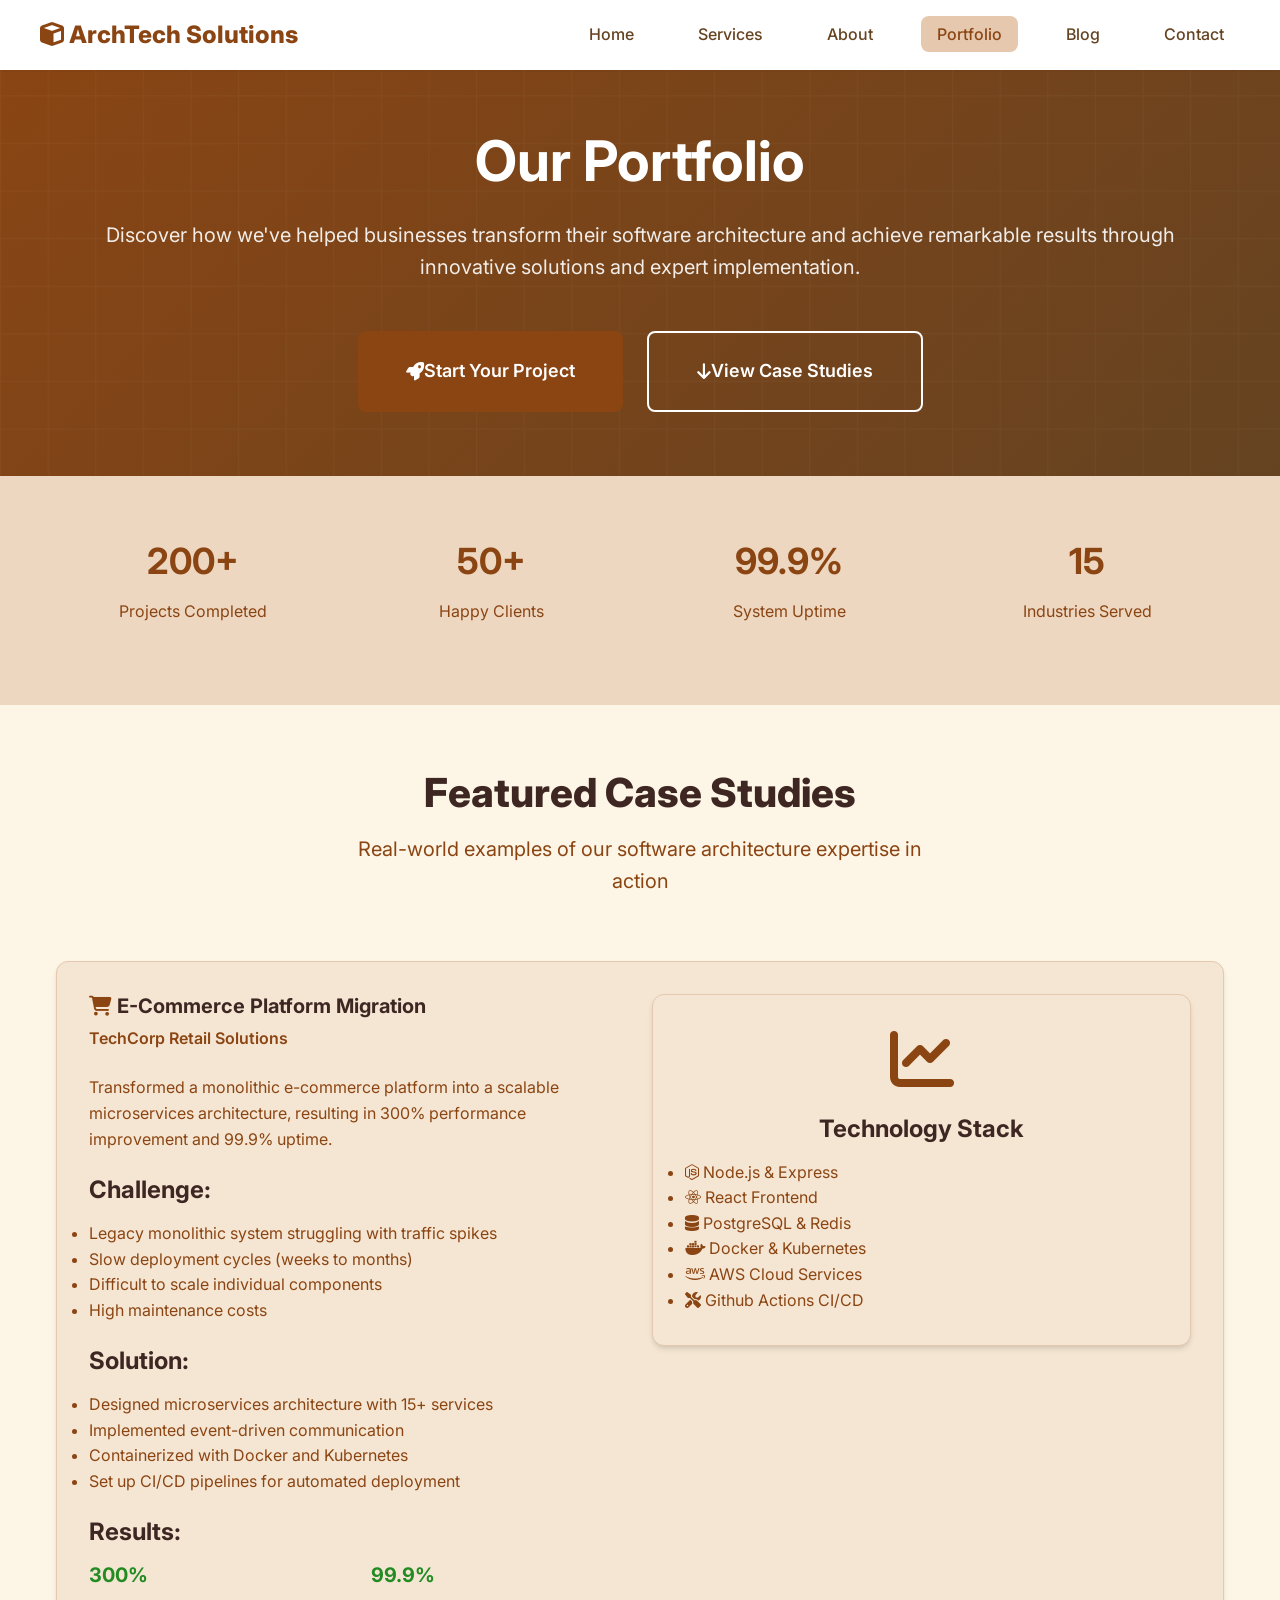
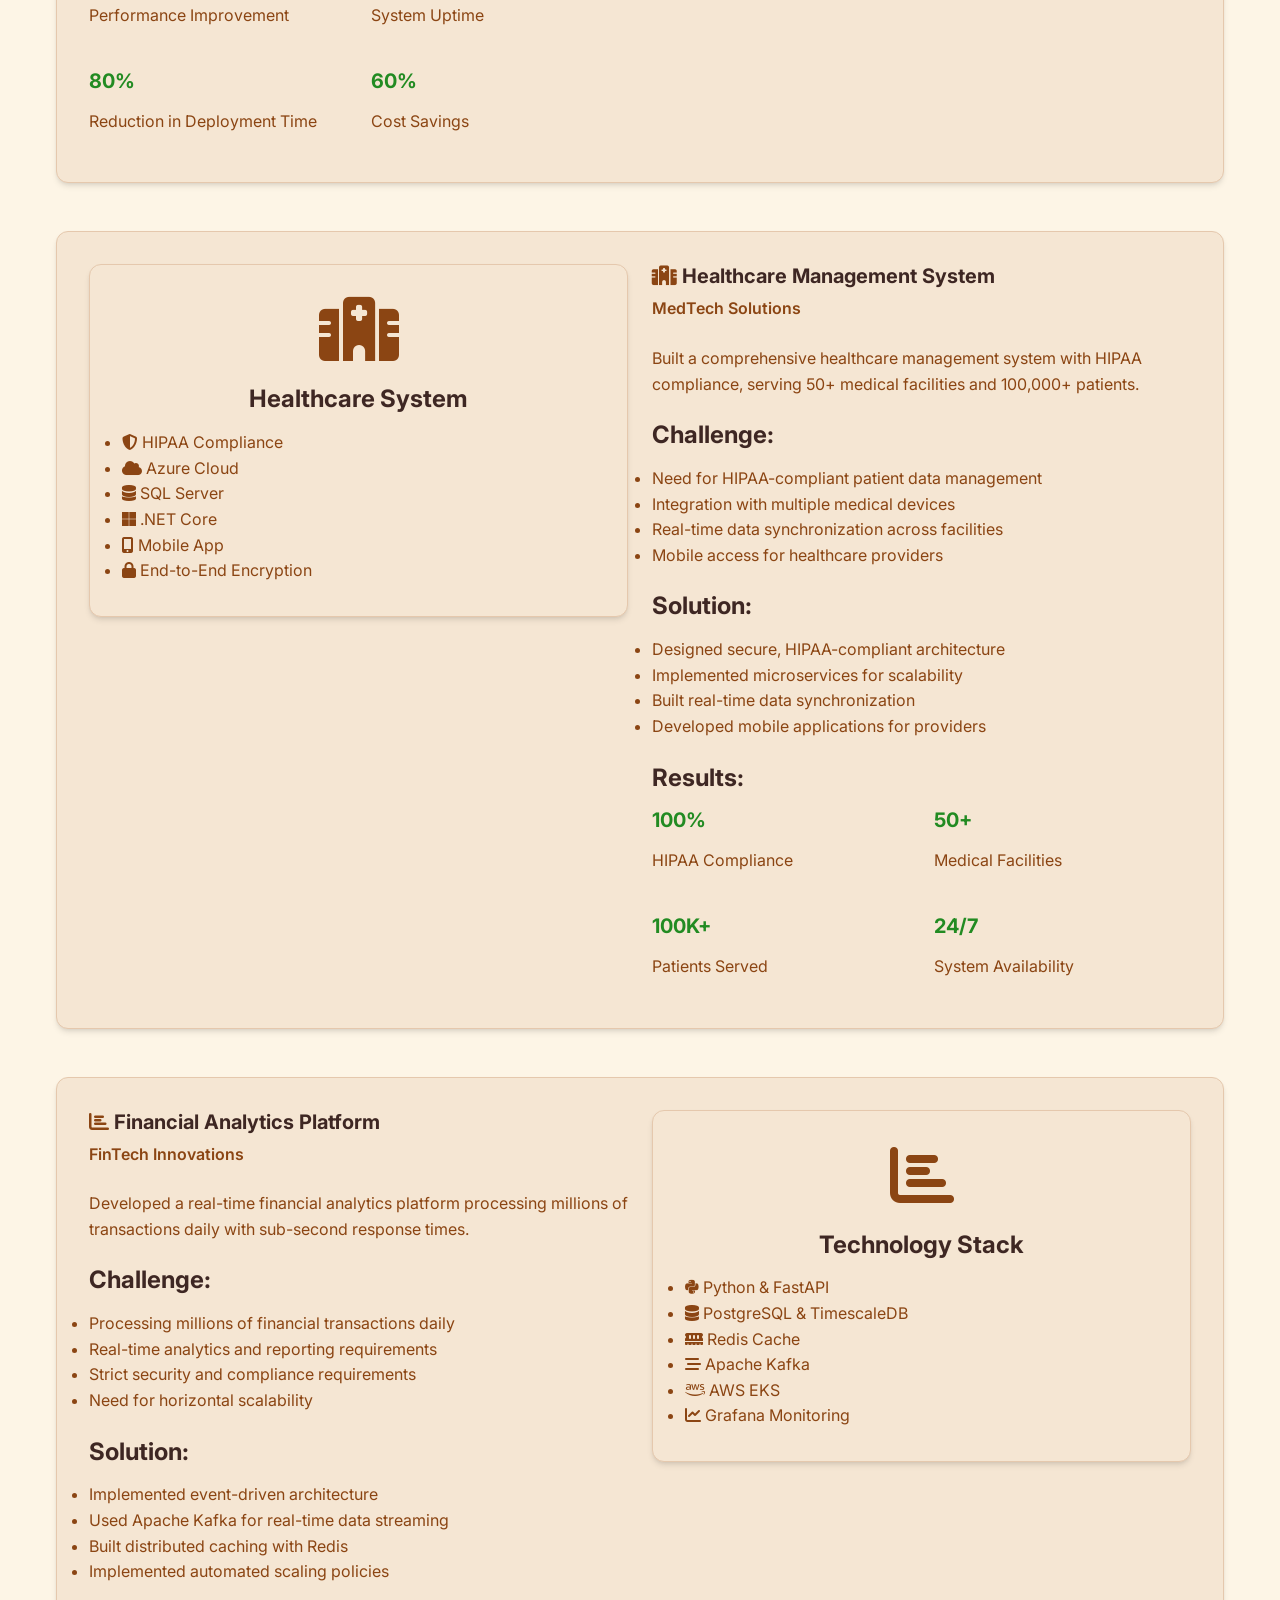
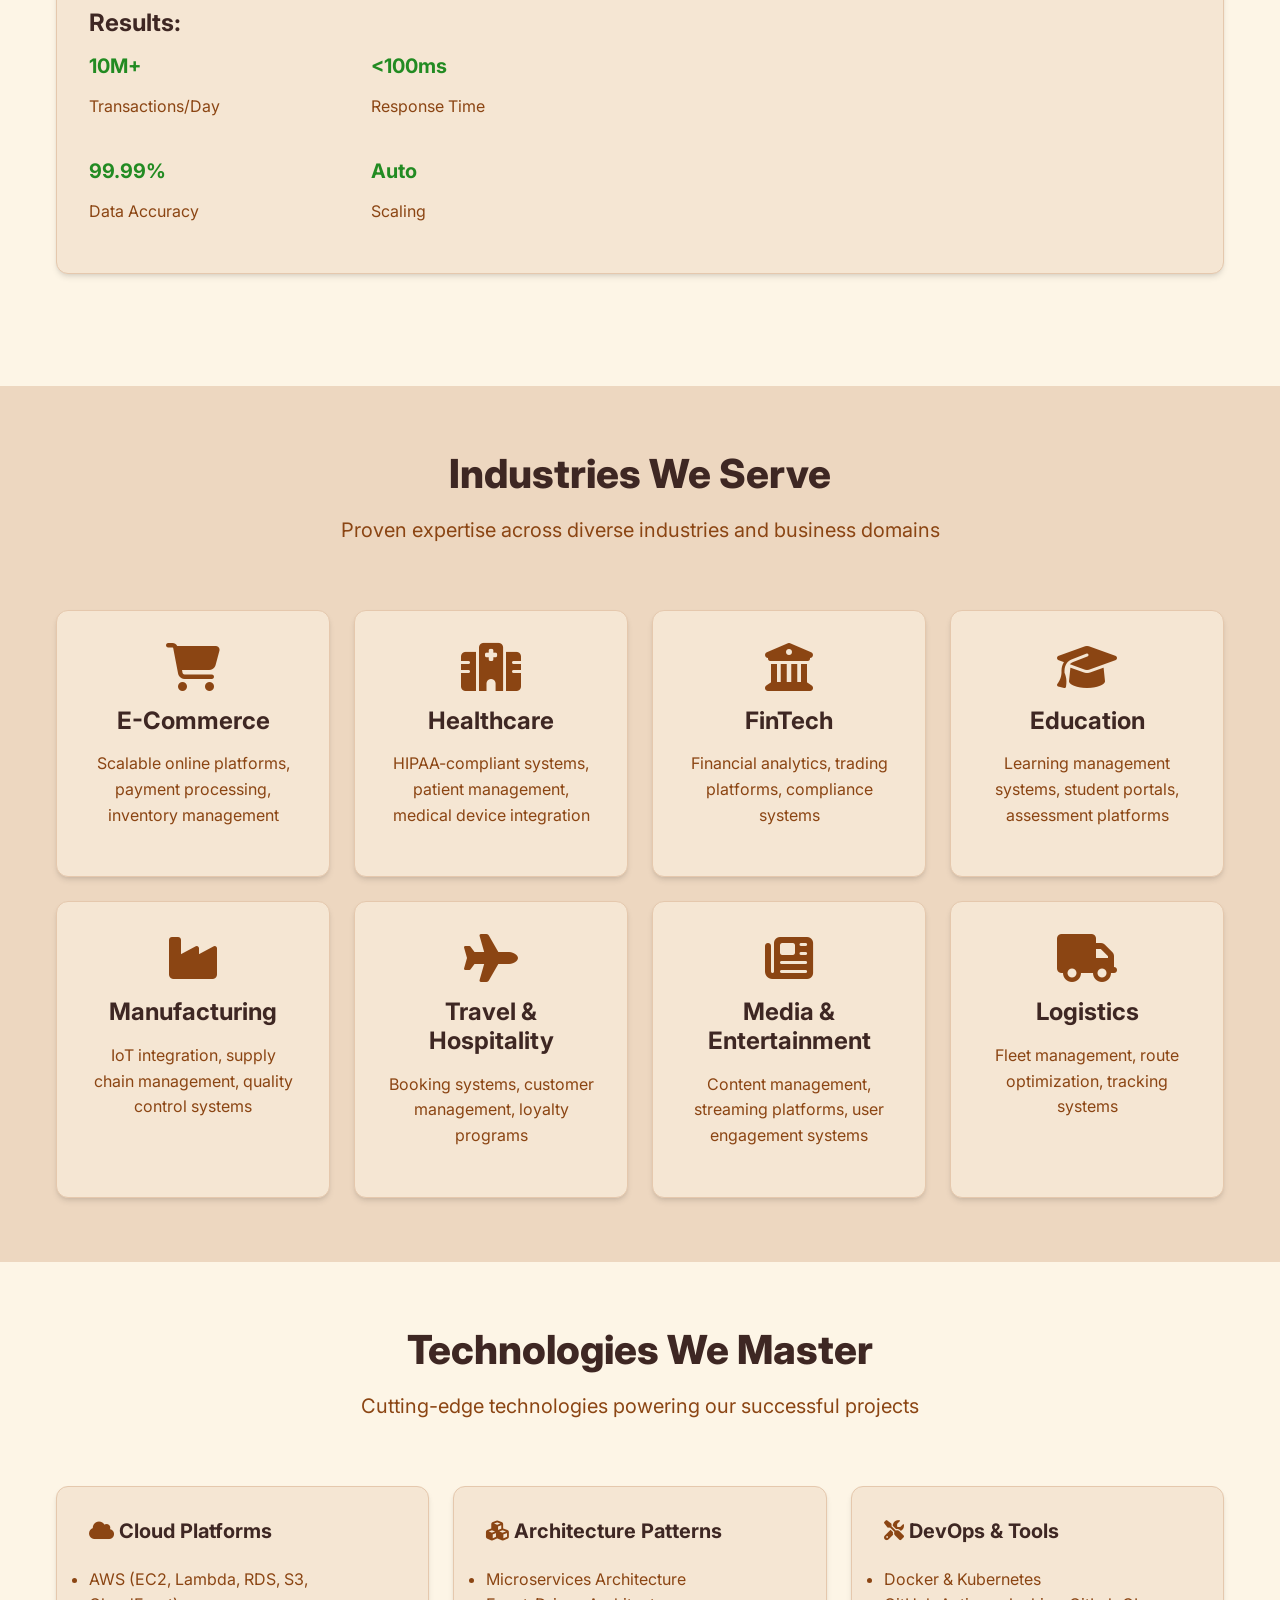
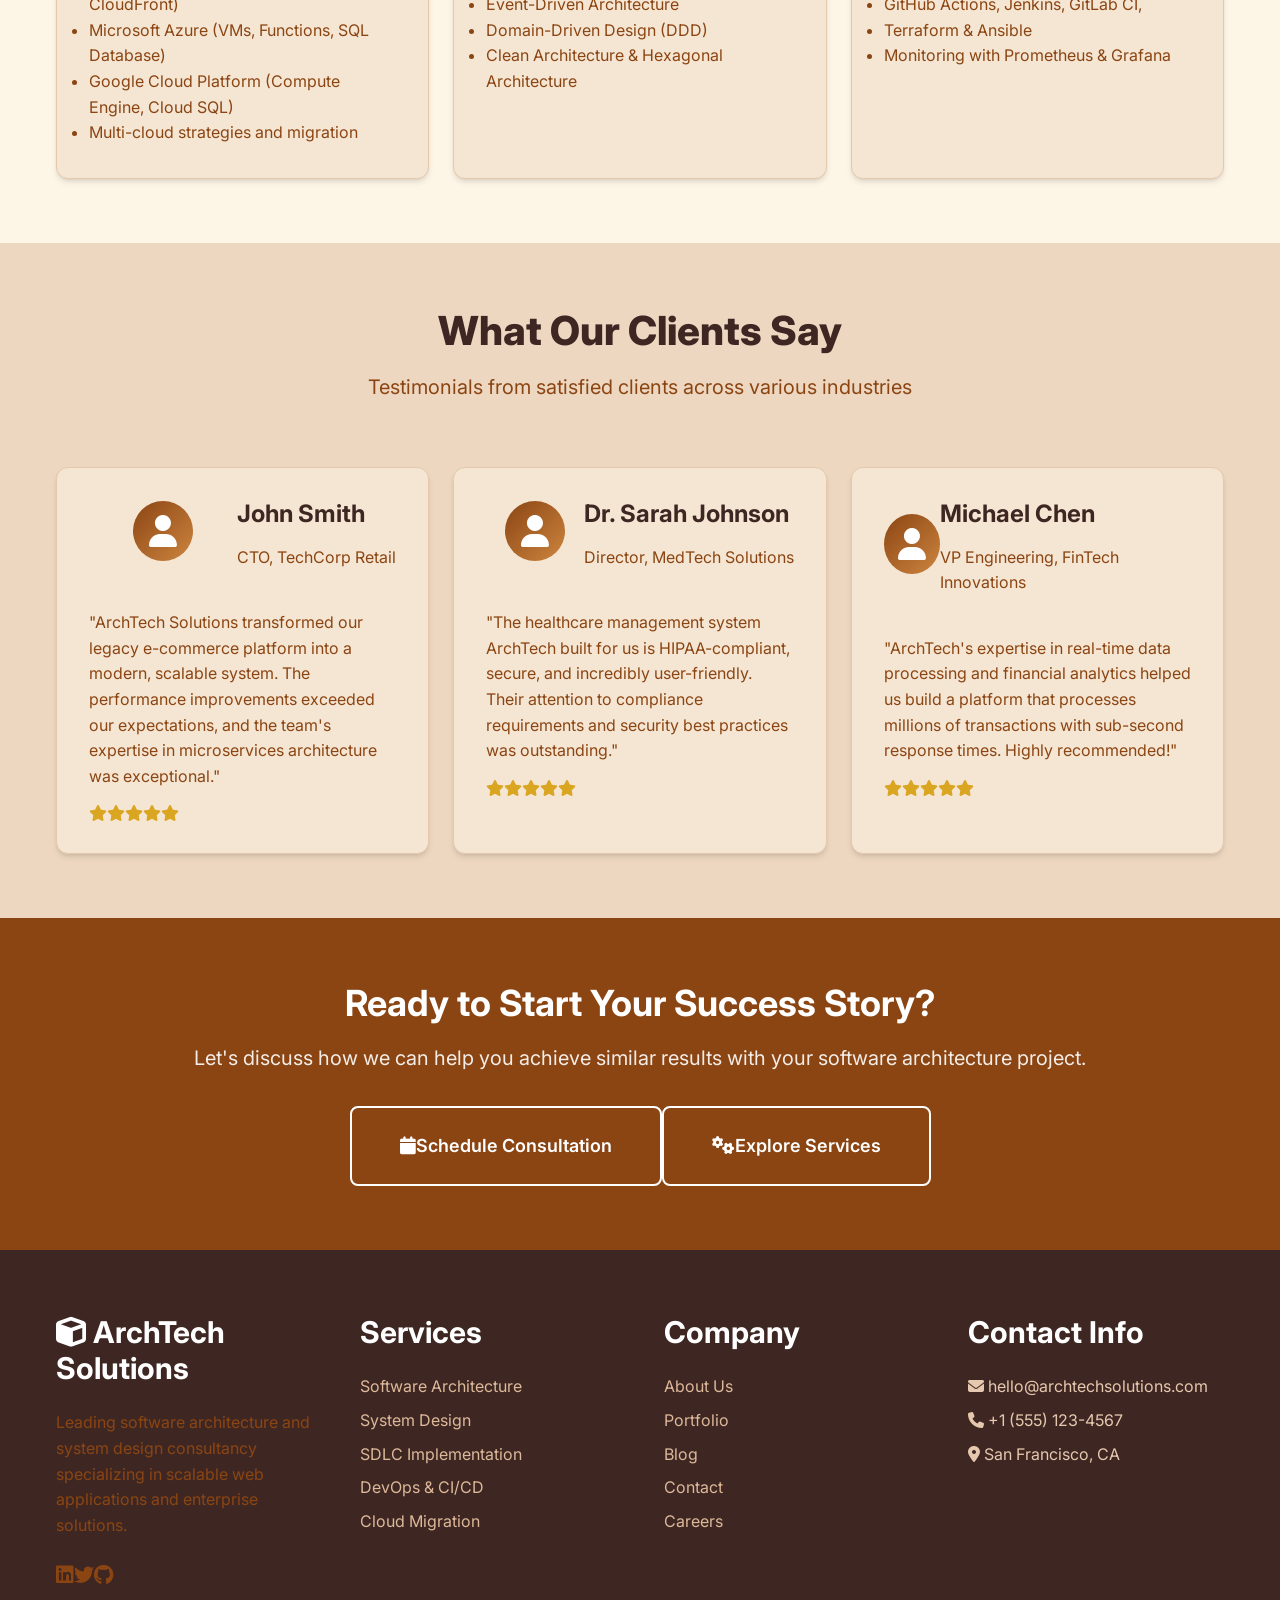
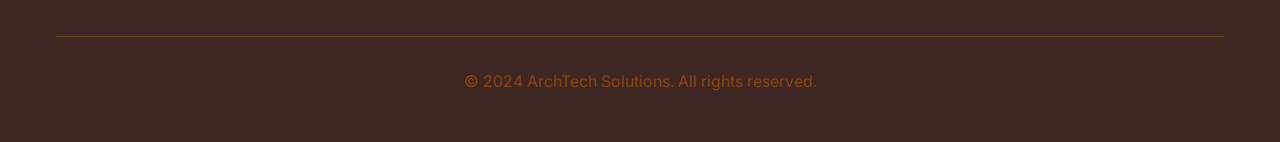
<file: frontend/portfolio.html>
<!DOCTYPE html>
<html lang="en">
<head>
    <meta charset="UTF-8">
    <meta name="viewport" content="width=device-width, initial-scale=1.0">
    <title>Portfolio - ArchTech Solutions | Case Studies & Success Stories</title>
    <meta name="description" content="Explore our portfolio of successful software architecture projects, case studies, and client success stories across various industries.">
    <meta name="keywords" content="portfolio, case studies, software architecture projects, client success stories, ArchTech solutions">
    <link rel="stylesheet" href="style.css">
    <link rel="preconnect" href="https://fonts.googleapis.com">
    <link rel="preconnect" href="https://fonts.gstatic.com" crossorigin>
    <link href="https://fonts.googleapis.com/css2?family=Inter:wght@300;400;500;600;700;800&display=swap" rel="stylesheet">
    <link rel="stylesheet" href="https://cdnjs.cloudflare.com/ajax/libs/font-awesome/6.4.0/css/all.min.css">
</head>
<body>
    <!-- Header -->
    <header class="header">
        <nav class="navbar container">
            <a href="index.html" class="logo">
                <i class="fas fa-cube"></i> ArchTech Solutions
            </a>
            <ul class="nav-menu">
                <li><a href="index.html" class="nav-link">Home</a></li>
                <li><a href="services.html" class="nav-link">Services</a></li>
                <li><a href="about.html" class="nav-link">About</a></li>
                <li><a href="portfolio.html" class="nav-link active">Portfolio</a></li>
                <li><a href="blog.html" class="nav-link">Blog</a></li>
                <li><a href="contact.html" class="nav-link">Contact</a></li>
            </ul>
            <button class="mobile-menu-toggle">
                <i class="fas fa-bars"></i>
            </button>
        </nav>
    </header>

    <!-- Hero Section -->
    <section class="hero">
        <div class="container">
            <div class="hero-content">
                <h1>Our Portfolio</h1>
                <p>Discover how we've helped businesses transform their software architecture and achieve remarkable results through innovative solutions and expert implementation.</p>
                <div class="hero-buttons">
                    <a href="contact.html" class="btn btn-primary btn-lg">
                        <i class="fas fa-rocket"></i> Start Your Project
                    </a>
                    <a href="#case-studies" class="btn btn-secondary btn-lg">
                        <i class="fas fa-arrow-down"></i> View Case Studies
                    </a>
                </div>
            </div>
        </div>
    </section>

    <!-- Portfolio Stats -->
    <section class="section bg-gray-50">
        <div class="container">
            <div class="grid grid-cols-4">
                <div class="text-center">
                    <h2 class="text-primary">200+</h2>
                    <p>Projects Completed</p>
                </div>
                <div class="text-center">
                    <h2 class="text-primary">50+</h2>
                    <p>Happy Clients</p>
                </div>
                <div class="text-center">
                    <h2 class="text-primary">99.9%</h2>
                    <p>System Uptime</p>
                </div>
                <div class="text-center">
                    <h2 class="text-primary">15</h2>
                    <p>Industries Served</p>
                </div>
            </div>
        </div>
    </section>

    <!-- Featured Case Studies -->
    <section id="case-studies" class="section">
        <div class="container">
            <div class="section-header">
                <h2 class="section-title">Featured Case Studies</h2>
                <p class="section-subtitle">Real-world examples of our software architecture expertise in action</p>
            </div>

            <!-- Case Study 1 -->
            <div class="card mb-6">
                <div class="grid grid-cols-2 gap-8">
                    <div>
                        <div class="card-header">
                            <h3 class="card-title">
                                <i class="fas fa-shopping-cart text-primary"></i> E-Commerce Platform Migration
                            </h3>
                            <p class="text-primary font-semibold">TechCorp Retail Solutions</p>
                        </div>
                        <div class="card-body">
                            <p class="mb-4">Transformed a monolithic e-commerce platform into a scalable microservices architecture, resulting in 300% performance improvement and 99.9% uptime.</p>
                            
                            <h4>Challenge:</h4>
                            <ul class="mb-4">
                                <li>Legacy monolithic system struggling with traffic spikes</li>
                                <li>Slow deployment cycles (weeks to months)</li>
                                <li>Difficult to scale individual components</li>
                                <li>High maintenance costs</li>
                            </ul>

                            <h4>Solution:</h4>
                            <ul class="mb-4">
                                <li>Designed microservices architecture with 15+ services</li>
                                <li>Implemented event-driven communication</li>
                                <li>Containerized with Docker and Kubernetes</li>
                                <li>Set up CI/CD pipelines for automated deployment</li>
                            </ul>

                            <h4>Results:</h4>
                            <div class="grid grid-cols-2 gap-4">
                                <div>
                                    <h5 class="text-success">300%</h5>
                                    <p>Performance Improvement</p>
                                </div>
                                <div>
                                    <h5 class="text-success">99.9%</h5>
                                    <p>System Uptime</p>
                                </div>
                                <div>
                                    <h5 class="text-success">80%</h5>
                                    <p>Reduction in Deployment Time</p>
                                </div>
                                <div>
                                    <h5 class="text-success">60%</h5>
                                    <p>Cost Savings</p>
                                </div>
                            </div>
                        </div>
                    </div>
                    <div class="text-center">
                        <div class="card">
                            <div class="card-body">
                                <i class="fas fa-chart-line fa-4x text-primary mb-4"></i>
                                <h4>Technology Stack</h4>
                                <ul class="text-left">
                                    <li><i class="fab fa-node-js"></i> Node.js & Express</li>
                                    <li><i class="fab fa-react"></i> React Frontend</li>
                                    <li><i class="fas fa-database"></i> PostgreSQL & Redis</li>
                                    <li><i class="fab fa-docker"></i> Docker & Kubernetes</li>
                                    <li><i class="fab fa-aws"></i> AWS Cloud Services</li>
                                    <li><i class="fas fa-tools"></i> Github Actions CI/CD</li>
                                </ul>
                            </div>
                        </div>
                    </div>
                </div>
            </div>

            <!-- Case Study 2 -->
            <div class="card mb-6">
                <div class="grid grid-cols-2 gap-8">
                    <div class="text-center">
                        <div class="card">
                            <div class="card-body">
                                <i class="fas fa-hospital fa-4x text-primary mb-4"></i>
                                <h4>Healthcare System</h4>
                                <ul class="text-left">
                                    <li><i class="fas fa-shield-alt"></i> HIPAA Compliance</li>
                                    <li><i class="fas fa-cloud"></i> Azure Cloud</li>
                                    <li><i class="fas fa-database"></i> SQL Server</li>
                                    <li><i class="fab fa-microsoft"></i> .NET Core</li>
                                    <li><i class="fas fa-mobile-alt"></i> Mobile App</li>
                                    <li><i class="fas fa-lock"></i> End-to-End Encryption</li>
                                </ul>
                            </div>
                        </div>
                    </div>
                    <div>
                        <div class="card-header">
                            <h3 class="card-title">
                                <i class="fas fa-hospital text-primary"></i> Healthcare Management System
                            </h3>
                            <p class="text-primary font-semibold">MedTech Solutions</p>
                        </div>
                        <div class="card-body">
                            <p class="mb-4">Built a comprehensive healthcare management system with HIPAA compliance, serving 50+ medical facilities and 100,000+ patients.</p>
                            
                            <h4>Challenge:</h4>
                            <ul class="mb-4">
                                <li>Need for HIPAA-compliant patient data management</li>
                                <li>Integration with multiple medical devices</li>
                                <li>Real-time data synchronization across facilities</li>
                                <li>Mobile access for healthcare providers</li>
                            </ul>

                            <h4>Solution:</h4>
                            <ul class="mb-4">
                                <li>Designed secure, HIPAA-compliant architecture</li>
                                <li>Implemented microservices for scalability</li>
                                <li>Built real-time data synchronization</li>
                                <li>Developed mobile applications for providers</li>
                            </ul>

                            <h4>Results:</h4>
                            <div class="grid grid-cols-2 gap-4">
                                <div>
                                    <h5 class="text-success">100%</h5>
                                    <p>HIPAA Compliance</p>
                                </div>
                                <div>
                                    <h5 class="text-success">50+</h5>
                                    <p>Medical Facilities</p>
                                </div>
                                <div>
                                    <h5 class="text-success">100K+</h5>
                                    <p>Patients Served</p>
                                </div>
                                <div>
                                    <h5 class="text-success">24/7</h5>
                                    <p>System Availability</p>
                                </div>
                            </div>
                        </div>
                    </div>
                </div>
            </div>

            <!-- Case Study 3 -->
            <div class="card mb-6">
                <div class="grid grid-cols-2 gap-8">
                    <div>
                        <div class="card-header">
                            <h3 class="card-title">
                                <i class="fas fa-chart-bar text-primary"></i> Financial Analytics Platform
                            </h3>
                            <p class="text-primary font-semibold">FinTech Innovations</p>
                        </div>
                        <div class="card-body">
                            <p class="mb-4">Developed a real-time financial analytics platform processing millions of transactions daily with sub-second response times.</p>
                            
                            <h4>Challenge:</h4>
                            <ul class="mb-4">
                                <li>Processing millions of financial transactions daily</li>
                                <li>Real-time analytics and reporting requirements</li>
                                <li>Strict security and compliance requirements</li>
                                <li>Need for horizontal scalability</li>
                            </ul>

                            <h4>Solution:</h4>
                            <ul class="mb-4">
                                <li>Implemented event-driven architecture</li>
                                <li>Used Apache Kafka for real-time data streaming</li>
                                <li>Built distributed caching with Redis</li>
                                <li>Implemented automated scaling policies</li>
                            </ul>

                            <h4>Results:</h4>
                            <div class="grid grid-cols-2 gap-4">
                                <div>
                                    <h5 class="text-success">10M+</h5>
                                    <p>Transactions/Day</p>
                                </div>
                                <div>
                                    <h5 class="text-success">&lt;100ms</h5>
                                    <p>Response Time</p>
                                </div>
                                <div>
                                    <h5 class="text-success">99.99%</h5>
                                    <p>Data Accuracy</p>
                                </div>
                                <div>
                                    <h5 class="text-success">Auto</h5>
                                    <p>Scaling</p>
                                </div>
                            </div>
                        </div>
                    </div>
                    <div class="text-center">
                        <div class="card">
                            <div class="card-body">
                                <i class="fas fa-chart-bar fa-4x text-primary mb-4"></i>
                                <h4>Technology Stack</h4>
                                <ul class="text-left">
                                    <li><i class="fab fa-python"></i> Python & FastAPI</li>
                                    <li><i class="fas fa-database"></i> PostgreSQL & TimescaleDB</li>
                                    <li><i class="fas fa-memory"></i> Redis Cache</li>
                                    <li><i class="fas fa-stream"></i> Apache Kafka</li>
                                    <li><i class="fab fa-aws"></i> AWS EKS</li>
                                    <li><i class="fas fa-chart-line"></i> Grafana Monitoring</li>
                                </ul>
                            </div>
                        </div>
                    </div>
                </div>
            </div>
        </div>
    </section>

    <!-- Industry Expertise -->
    <section class="section bg-gray-50">
        <div class="container">
            <div class="section-header">
                <h2 class="section-title">Industries We Serve</h2>
                <p class="section-subtitle">Proven expertise across diverse industries and business domains</p>
            </div>

            <div class="grid grid-cols-4">
                <div class="card text-center">
                    <div class="card-body">
                        <i class="fas fa-shopping-cart fa-3x text-primary mb-3"></i>
                        <h4>E-Commerce</h4>
                        <p>Scalable online platforms, payment processing, inventory management</p>
                    </div>
                </div>
                <div class="card text-center">
                    <div class="card-body">
                        <i class="fas fa-hospital fa-3x text-primary mb-3"></i>
                        <h4>Healthcare</h4>
                        <p>HIPAA-compliant systems, patient management, medical device integration</p>
                    </div>
                </div>
                <div class="card text-center">
                    <div class="card-body">
                        <i class="fas fa-university fa-3x text-primary mb-3"></i>
                        <h4>FinTech</h4>
                        <p>Financial analytics, trading platforms, compliance systems</p>
                    </div>
                </div>
                <div class="card text-center">
                    <div class="card-body">
                        <i class="fas fa-graduation-cap fa-3x text-primary mb-3"></i>
                        <h4>Education</h4>
                        <p>Learning management systems, student portals, assessment platforms</p>
                    </div>
                </div>
                <div class="card text-center">
                    <div class="card-body">
                        <i class="fas fa-industry fa-3x text-primary mb-3"></i>
                        <h4>Manufacturing</h4>
                        <p>IoT integration, supply chain management, quality control systems</p>
                    </div>
                </div>
                <div class="card text-center">
                    <div class="card-body">
                        <i class="fas fa-plane fa-3x text-primary mb-3"></i>
                        <h4>Travel & Hospitality</h4>
                        <p>Booking systems, customer management, loyalty programs</p>
                    </div>
                </div>
                <div class="card text-center">
                    <div class="card-body">
                        <i class="fas fa-newspaper fa-3x text-primary mb-3"></i>
                        <h4>Media & Entertainment</h4>
                        <p>Content management, streaming platforms, user engagement systems</p>
                    </div>
                </div>
                <div class="card text-center">
                    <div class="card-body">
                        <i class="fas fa-truck fa-3x text-primary mb-3"></i>
                        <h4>Logistics</h4>
                        <p>Fleet management, route optimization, tracking systems</p>
                    </div>
                </div>
            </div>
        </div>
    </section>

    <!-- Technology Showcase -->
    <section class="section">
        <div class="container">
            <div class="section-header">
                <h2 class="section-title">Technologies We Master</h2>
                <p class="section-subtitle">Cutting-edge technologies powering our successful projects</p>
            </div>

            <div class="grid grid-cols-3">
                <div class="card">
                    <div class="card-header">
                        <h3 class="card-title">
                            <i class="fas fa-cloud text-primary"></i> Cloud Platforms
                        </h3>
                    </div>
                    <div class="card-body">
                        <ul>
                            <li>AWS (EC2, Lambda, RDS, S3, CloudFront)</li>
                            <li>Microsoft Azure (VMs, Functions, SQL Database)</li>
                            <li>Google Cloud Platform (Compute Engine, Cloud SQL)</li>
                            <li>Multi-cloud strategies and migration</li>
                        </ul>
                    </div>
                </div>

                <div class="card">
                    <div class="card-header">
                        <h3 class="card-title">
                            <i class="fas fa-cubes text-primary"></i> Architecture Patterns
                        </h3>
                    </div>
                    <div class="card-body">
                        <ul>
                            <li>Microservices Architecture</li>
                            <li>Event-Driven Architecture</li>
                            <li>Domain-Driven Design (DDD)</li>
                            <li>Clean Architecture & Hexagonal Architecture</li>
                        </ul>
                    </div>
                </div>

                <div class="card">
                    <div class="card-header">
                        <h3 class="card-title">
                            <i class="fas fa-tools text-primary"></i> DevOps & Tools
                        </h3>
                    </div>
                    <div class="card-body">
                        <ul>
                            <li>Docker & Kubernetes</li>
                            <li>GitHub Actions, Jenkins, GitLab CI,</li>
                            <li>Terraform & Ansible</li>
                            <li>Monitoring with Prometheus & Grafana</li>
                        </ul>
                    </div>
                </div>
            </div>
        </div>
    </section>

    <!-- Client Testimonials -->
    <section class="section bg-gray-50">
        <div class="container">
            <div class="section-header">
                <h2 class="section-title">What Our Clients Say</h2>
                <p class="section-subtitle">Testimonials from satisfied clients across various industries</p>
            </div>

            <div class="grid grid-cols-3">
                <div class="card">
                    <div class="card-body">
                        <div class="flex items-center mb-4">
                            <div class="service-icon mr-4" style="width: 60px; height: 60px;">
                                <i class="fas fa-user"></i>
                            </div>
                            <div>
                                <h4>John Smith</h4>
                                <p class="text-primary">CTO, TechCorp Retail</p>
                            </div>
                        </div>
                        <p>"ArchTech Solutions transformed our legacy e-commerce platform into a modern, scalable system. The performance improvements exceeded our expectations, and the team's expertise in microservices architecture was exceptional."</p>
                        <div class="flex text-warning mt-3">
                            <i class="fas fa-star"></i>
                            <i class="fas fa-star"></i>
                            <i class="fas fa-star"></i>
                            <i class="fas fa-star"></i>
                            <i class="fas fa-star"></i>
                        </div>
                    </div>
                </div>

                <div class="card">
                    <div class="card-body">
                        <div class="flex items-center mb-4">
                            <div class="service-icon mr-4" style="width: 60px; height: 60px;">
                                <i class="fas fa-user"></i>
                            </div>
                            <div>
                                <h4>Dr. Sarah Johnson</h4>
                                <p class="text-primary">Director, MedTech Solutions</p>
                            </div>
                        </div>
                        <p>"The healthcare management system ArchTech built for us is HIPAA-compliant, secure, and incredibly user-friendly. Their attention to compliance requirements and security best practices was outstanding."</p>
                        <div class="flex text-warning mt-3">
                            <i class="fas fa-star"></i>
                            <i class="fas fa-star"></i>
                            <i class="fas fa-star"></i>
                            <i class="fas fa-star"></i>
                            <i class="fas fa-star"></i>
                        </div>
                    </div>
                </div>

                <div class="card">
                    <div class="card-body">
                        <div class="flex items-center mb-4">
                            <div class="service-icon mr-4" style="width: 60px; height: 60px;">
                                <i class="fas fa-user"></i>
                            </div>
                            <div>
                                <h4>Michael Chen</h4>
                                <p class="text-primary">VP Engineering, FinTech Innovations</p>
                            </div>
                        </div>
                        <p>"ArchTech's expertise in real-time data processing and financial analytics helped us build a platform that processes millions of transactions with sub-second response times. Highly recommended!"</p>
                        <div class="flex text-warning mt-3">
                            <i class="fas fa-star"></i>
                            <i class="fas fa-star"></i>
                            <i class="fas fa-star"></i>
                            <i class="fas fa-star"></i>
                            <i class="fas fa-star"></i>
                        </div>
                    </div>
                </div>
            </div>
        </div>
    </section>

    <!-- CTA Section -->
    <section class="section bg-primary">
        <div class="container text-center">
            <h2 style="color: white; margin-bottom: 1rem;">Ready to Start Your Success Story?</h2>
            <p style="color: rgba(255,255,255,0.9); font-size: 1.25rem; margin-bottom: 2rem;">Let's discuss how we can help you achieve similar results with your software architecture project.</p>
            <div class="flex justify-center gap-4 flex-wrap">
                <a href="contact.html" class="btn btn-secondary btn-lg">
                    <i class="fas fa-calendar"></i> Schedule Consultation
                </a>
                <a href="services.html" class="btn btn-outline btn-lg" style="color: white; border-color: white;">
                    <i class="fas fa-cogs"></i> Explore Services
                </a>
            </div>
        </div>
    </section>

    <!-- Footer -->
    <footer class="footer">
        <div class="container">
            <div class="footer-content">
                <div class="footer-section">
                    <h3><i class="fas fa-cube"></i> ArchTech Solutions</h3>
                    <p>Leading software architecture and system design consultancy specializing in scalable web applications and enterprise solutions.</p>
                    <div class="flex gap-4 mt-4">
                        <a href="#" class="text-gray-400 hover:text-white"><i class="fab fa-linkedin fa-lg"></i></a>
                        <a href="#" class="text-gray-400 hover:text-white"><i class="fab fa-twitter fa-lg"></i></a>
                        <a href="#" class="text-gray-400 hover:text-white"><i class="fab fa-github fa-lg"></i></a>
                    </div>
                </div>
                <div class="footer-section">
                    <h3>Services</h3>
                    <ul>
                        <li><a href="services.html">Software Architecture</a></li>
                        <li><a href="services.html">System Design</a></li>
                        <li><a href="services.html">SDLC Implementation</a></li>
                        <li><a href="services.html">DevOps & CI/CD</a></li>
                        <li><a href="services.html">Cloud Migration</a></li>
                    </ul>
                </div>
                <div class="footer-section">
                    <h3>Company</h3>
                    <ul>
                        <li><a href="about.html">About Us</a></li>
                        <li><a href="portfolio.html">Portfolio</a></li>
                        <li><a href="blog.html">Blog</a></li>
                        <li><a href="contact.html">Contact</a></li>
                        <li><a href="#">Careers</a></li>
                    </ul>
                </div>
                <div class="footer-section">
                    <h3>Contact Info</h3>
                    <ul>
                        <li><i class="fas fa-envelope"></i> hello@archtechsolutions.com</li>
                        <li><i class="fas fa-phone"></i> +1 (555) 123-4567</li>
                        <li><i class="fas fa-map-marker-alt"></i> San Francisco, CA</li>
                    </ul>
                </div>
            </div>
            <div class="footer-bottom">
                <p>&copy; 2024 ArchTech Solutions. All rights reserved.</p>
            </div>
        </div>
    </footer>

    <script>
        // Mobile menu toggle
        const mobileMenuToggle = document.querySelector('.mobile-menu-toggle');
        const navMenu = document.querySelector('.nav-menu');

        mobileMenuToggle.addEventListener('click', () => {
            navMenu.classList.toggle('active');
        });

        // Smooth scrolling for anchor links
        document.querySelectorAll('a[href^="#"]').forEach(anchor => {
            anchor.addEventListener('click', function (e) {
                e.preventDefault();
                const target = document.querySelector(this.getAttribute('href'));
                if (target) {
                    target.scrollIntoView({
                        behavior: 'smooth',
                        block: 'start'
                    });
                }
            });
        });

        // Header scroll effect
        window.addEventListener('scroll', () => {
            const header = document.querySelector('.header');
            if (window.scrollY > 100) {
                header.style.background = 'rgba(255, 255, 255, 0.95)';
                header.style.backdropFilter = 'blur(10px)';
            } else {
                header.style.background = 'var(--white)';
                header.style.backdropFilter = 'none';
            }
        });
    </script>
</body>
</html>
</file>
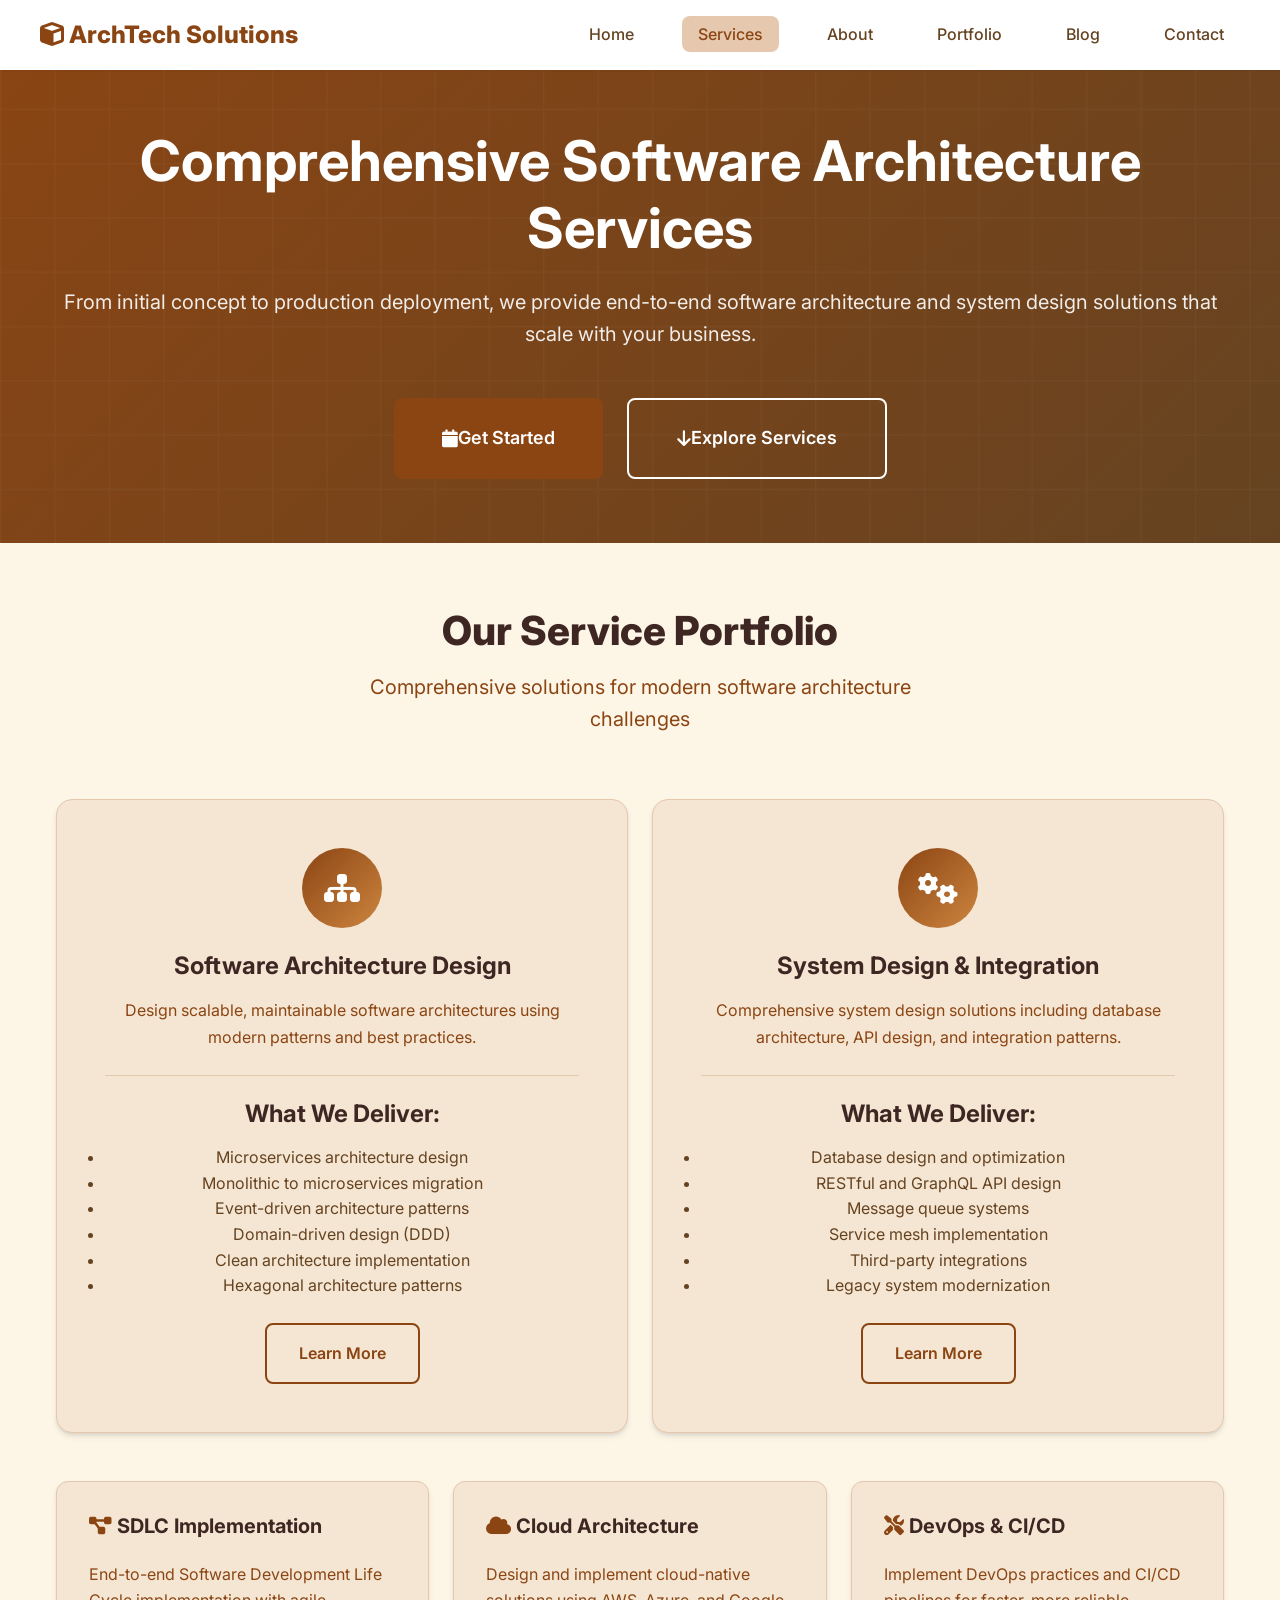
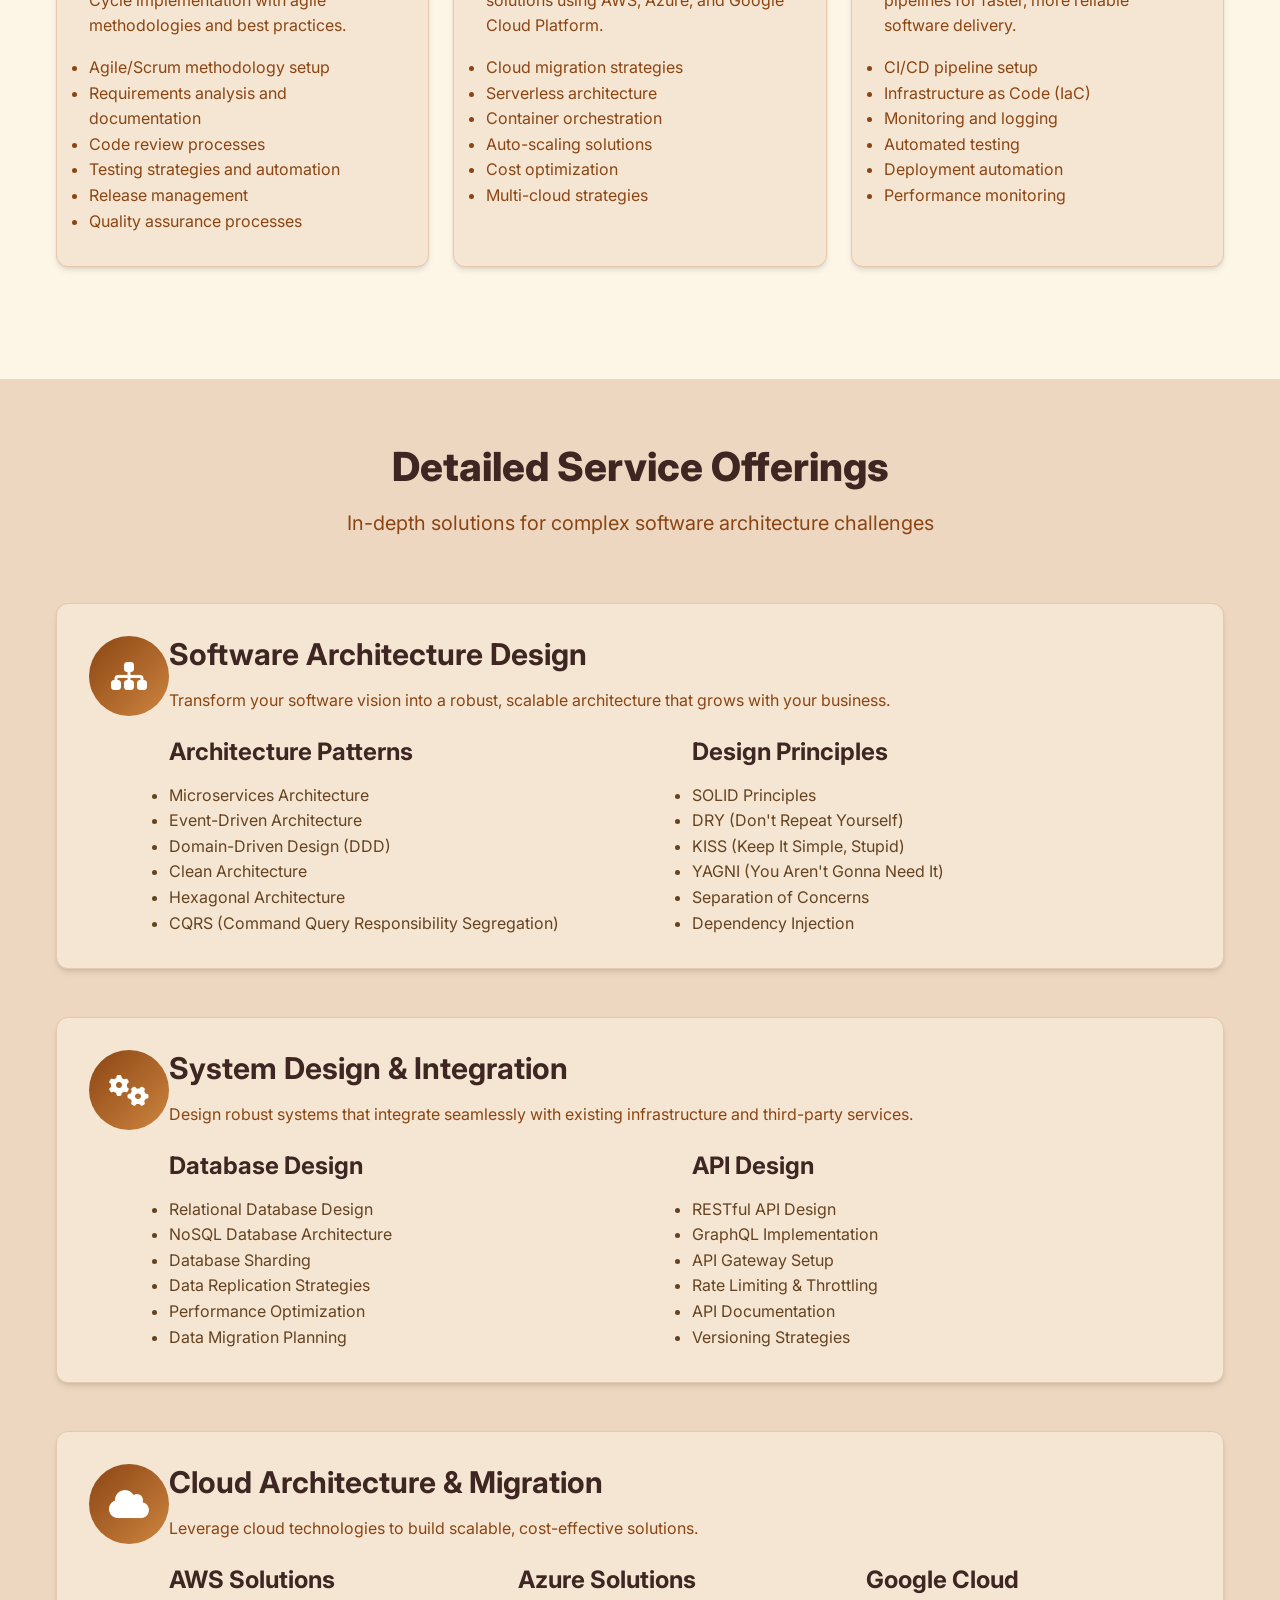
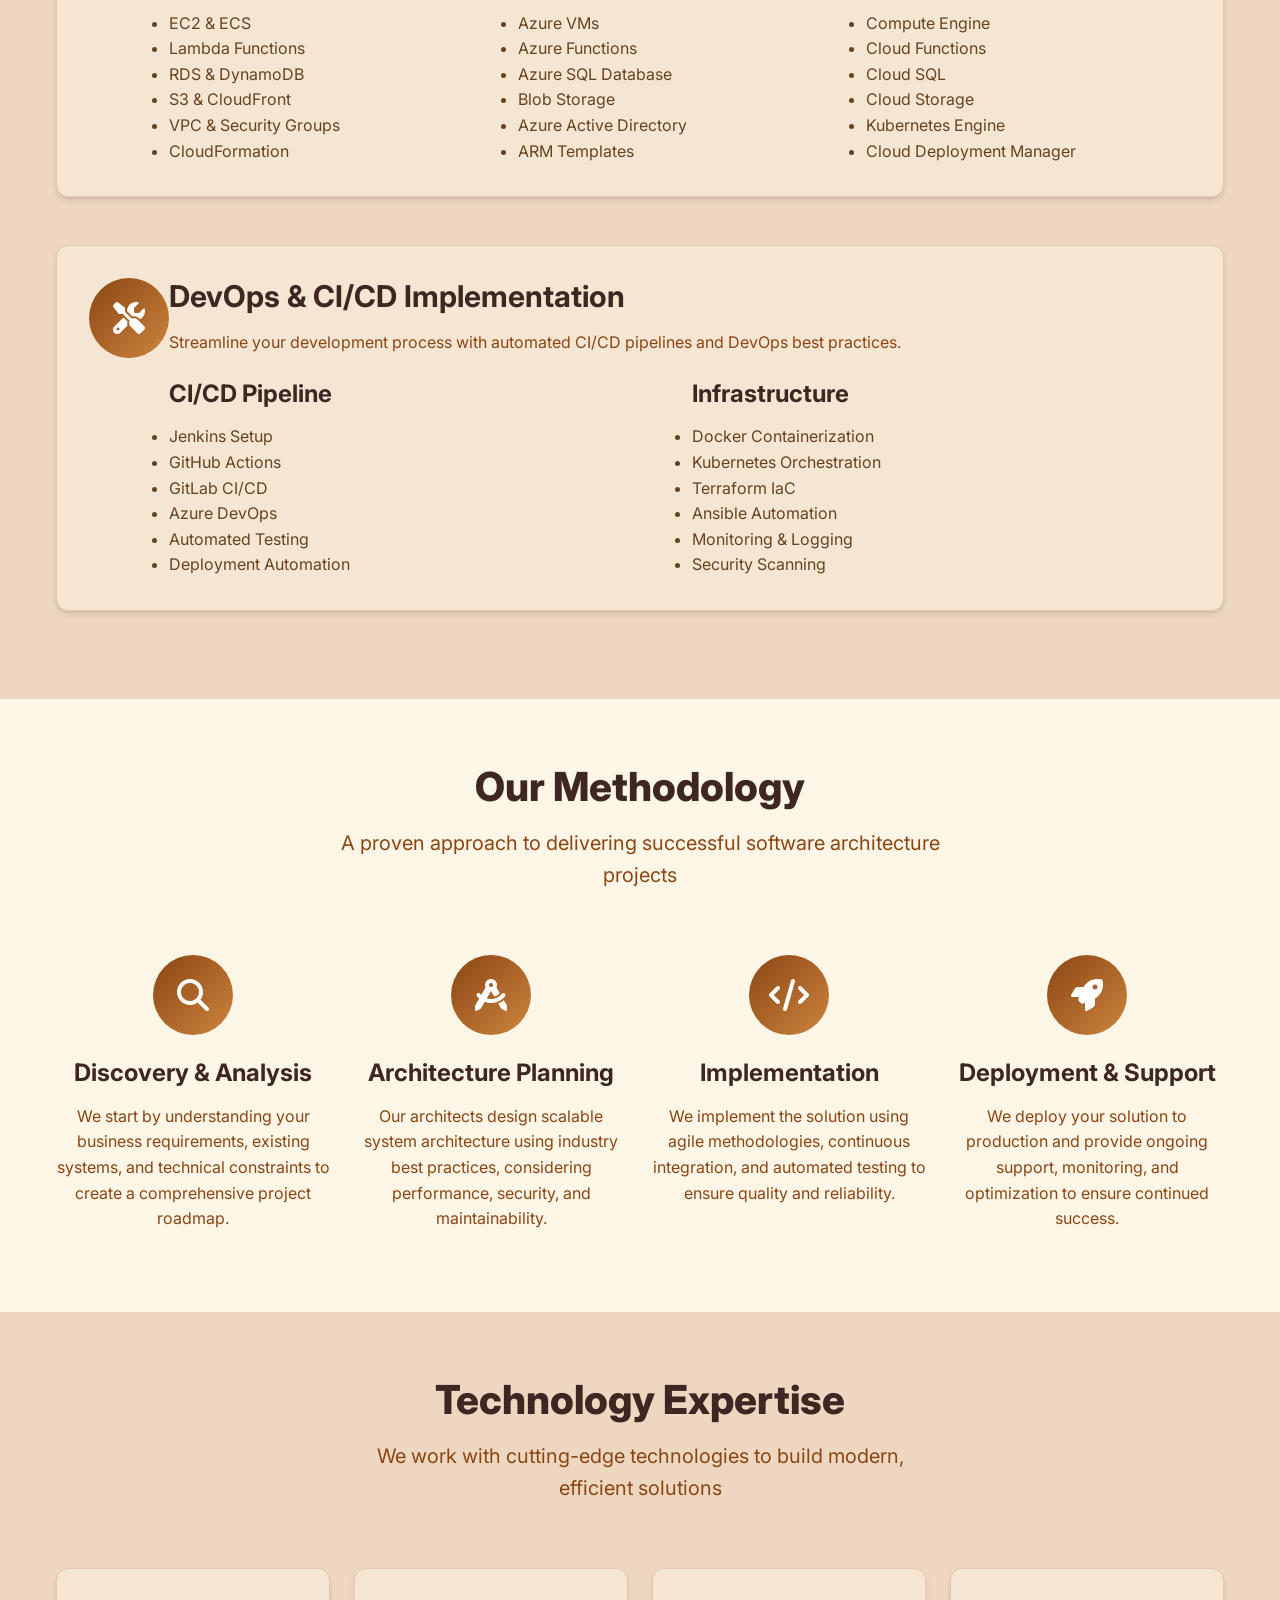
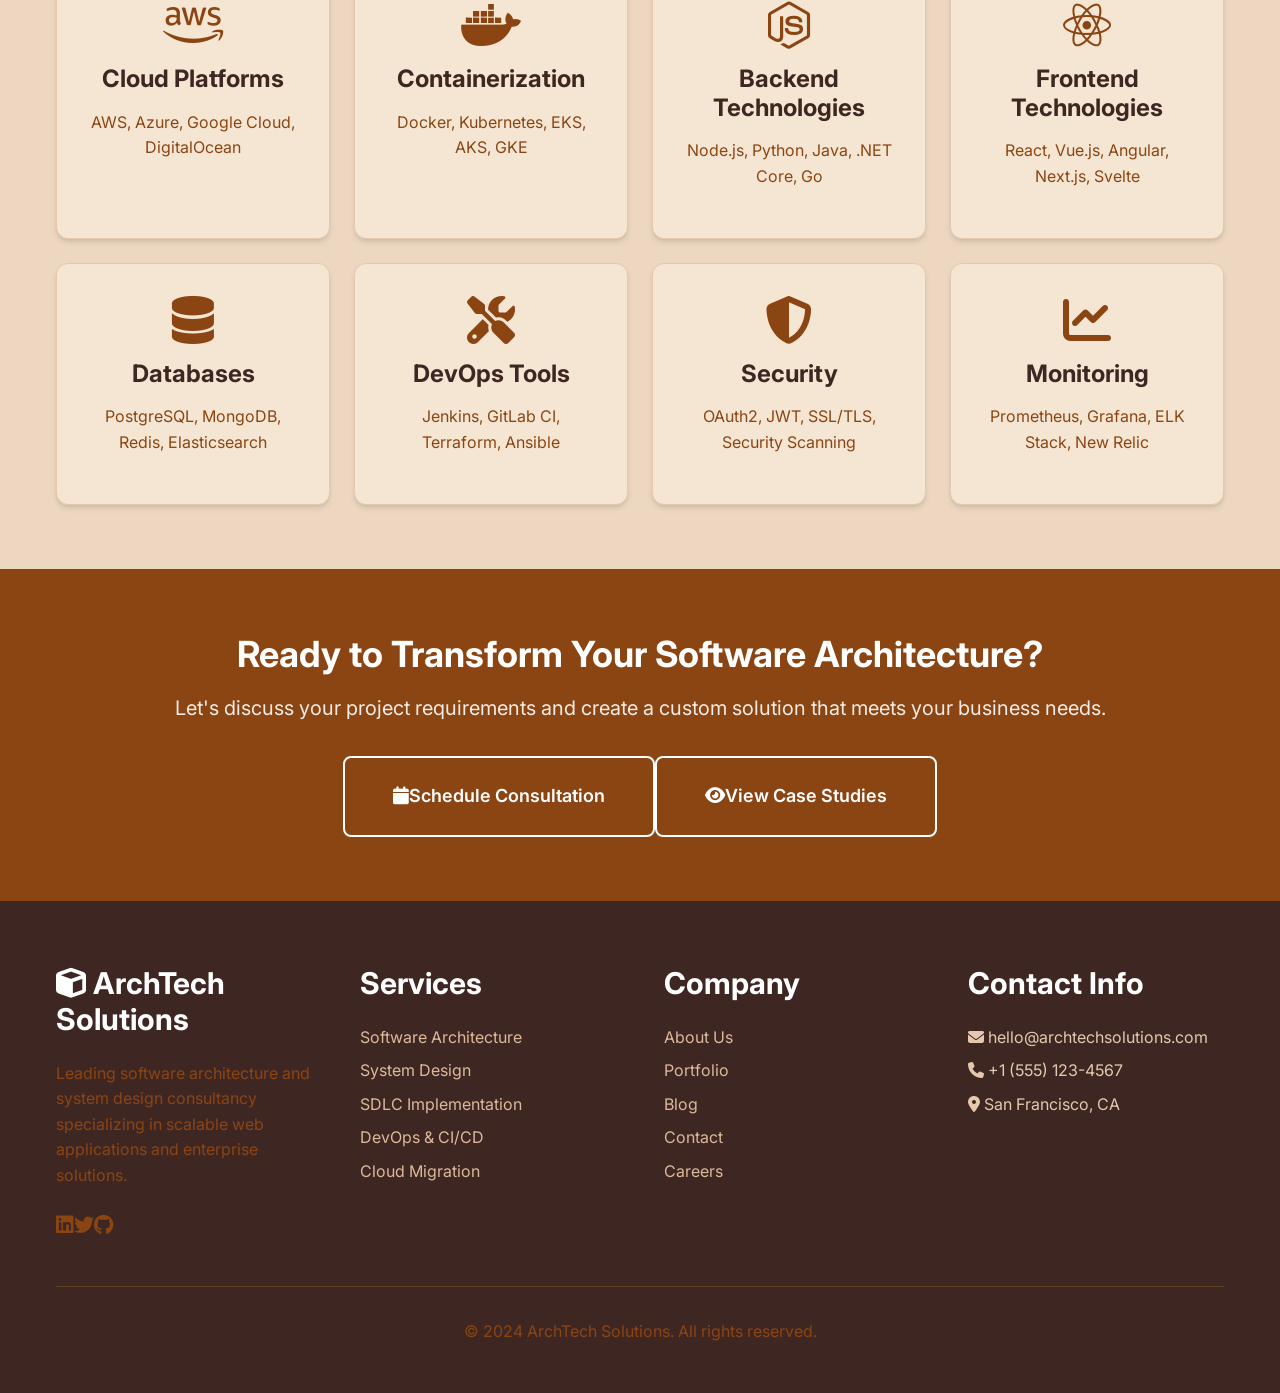
<file: frontend/services.html>
<!DOCTYPE html>
<html lang="en">
<head>
    <meta charset="UTF-8">
    <meta name="viewport" content="width=device-width, initial-scale=1.0">
    <title>Services - ArchTech Solutions | Software Architecture & System Design</title>
    <meta name="description" content="Comprehensive software architecture and system design services including microservices, cloud solutions, DevOps, and SDLC implementation.">
    <meta name="keywords" content="software architecture services, system design, microservices, cloud architecture, DevOps, SDLC">
    <link rel="stylesheet" href="style.css">
    <link rel="preconnect" href="https://fonts.googleapis.com">
    <link rel="preconnect" href="https://fonts.gstatic.com" crossorigin>
    <link href="https://fonts.googleapis.com/css2?family=Inter:wght@300;400;500;600;700;800&display=swap" rel="stylesheet">
    <link rel="stylesheet" href="https://cdnjs.cloudflare.com/ajax/libs/font-awesome/6.4.0/css/all.min.css">
</head>
<body>
    <!-- Header -->
    <header class="header">
        <nav class="navbar container">
            <a href="index.html" class="logo">
                <i class="fas fa-cube"></i> ArchTech Solutions
            </a>
            <ul class="nav-menu">
                <li><a href="index.html" class="nav-link">Home</a></li>
                <li><a href="services.html" class="nav-link active">Services</a></li>
                <li><a href="about.html" class="nav-link">About</a></li>
                <li><a href="portfolio.html" class="nav-link">Portfolio</a></li>
                <li><a href="blog.html" class="nav-link">Blog</a></li>
                <li><a href="contact.html" class="nav-link">Contact</a></li>
            </ul>
            <button class="mobile-menu-toggle">
                <i class="fas fa-bars"></i>
            </button>
        </nav>
    </header>

    <!-- Hero Section -->
    <section class="hero">
        <div class="container">
            <div class="hero-content">
                <h1>Comprehensive Software Architecture Services</h1>
                <p>From initial concept to production deployment, we provide end-to-end software architecture and system design solutions that scale with your business.</p>
                <div class="hero-buttons">
                    <a href="contact.html" class="btn btn-primary btn-lg">
                        <i class="fas fa-calendar"></i> Get Started
                    </a>
                    <a href="#services" class="btn btn-secondary btn-lg">
                        <i class="fas fa-arrow-down"></i> Explore Services
                    </a>
                </div>
            </div>
        </div>
    </section>

    <!-- Services Overview -->
    <section id="services" class="section">
        <div class="container">
            <div class="section-header">
                <h2 class="section-title">Our Service Portfolio</h2>
                <p class="section-subtitle">Comprehensive solutions for modern software architecture challenges</p>
            </div>
            
            <!-- Core Services -->
            <div class="grid grid-cols-2 mb-6">
                <div class="service-card">
                    <div class="service-icon">
                        <i class="fas fa-sitemap"></i>
                    </div>
                    <h3 class="service-title">Software Architecture Design</h3>
                    <p class="service-description">Design scalable, maintainable software architectures using modern patterns and best practices.</p>
                    <div class="card-footer">
                        <h4>What We Deliver:</h4>
                        <ul>
                            <li>Microservices architecture design</li>
                            <li>Monolithic to microservices migration</li>
                            <li>Event-driven architecture patterns</li>
                            <li>Domain-driven design (DDD)</li>
                            <li>Clean architecture implementation</li>
                            <li>Hexagonal architecture patterns</li>
                        </ul>
                        <a href="contact.html" class="btn btn-outline mt-4">Learn More</a>
                    </div>
                </div>
                
                <div class="service-card">
                    <div class="service-icon">
                        <i class="fas fa-cogs"></i>
                    </div>
                    <h3 class="service-title">System Design & Integration</h3>
                    <p class="service-description">Comprehensive system design solutions including database architecture, API design, and integration patterns.</p>
                    <div class="card-footer">
                        <h4>What We Deliver:</h4>
                        <ul>
                            <li>Database design and optimization</li>
                            <li>RESTful and GraphQL API design</li>
                            <li>Message queue systems</li>
                            <li>Service mesh implementation</li>
                            <li>Third-party integrations</li>
                            <li>Legacy system modernization</li>
                        </ul>
                        <a href="contact.html" class="btn btn-outline mt-4">Learn More</a>
                    </div>
                </div>
            </div>

            <!-- SDLC Services -->
            <div class="grid grid-cols-3 mb-6">
                <div class="card">
                    <div class="card-header">
                        <h3 class="card-title">
                            <i class="fas fa-project-diagram text-primary"></i> SDLC Implementation
                        </h3>
                    </div>
                    <div class="card-body">
                        <p>End-to-end Software Development Life Cycle implementation with agile methodologies and best practices.</p>
                        <ul>
                            <li>Agile/Scrum methodology setup</li>
                            <li>Requirements analysis and documentation</li>
                            <li>Code review processes</li>
                            <li>Testing strategies and automation</li>
                            <li>Release management</li>
                            <li>Quality assurance processes</li>
                        </ul>
                    </div>
                </div>

                <div class="card">
                    <div class="card-header">
                        <h3 class="card-title">
                            <i class="fas fa-cloud text-primary"></i> Cloud Architecture
                        </h3>
                    </div>
                    <div class="card-body">
                        <p>Design and implement cloud-native solutions using AWS, Azure, and Google Cloud Platform.</p>
                        <ul>
                            <li>Cloud migration strategies</li>
                            <li>Serverless architecture</li>
                            <li>Container orchestration</li>
                            <li>Auto-scaling solutions</li>
                            <li>Cost optimization</li>
                            <li>Multi-cloud strategies</li>
                        </ul>
                    </div>
                </div>

                <div class="card">
                    <div class="card-header">
                        <h3 class="card-title">
                            <i class="fas fa-tools text-primary"></i> DevOps & CI/CD
                        </h3>
                    </div>
                    <div class="card-body">
                        <p>Implement DevOps practices and CI/CD pipelines for faster, more reliable software delivery.</p>
                        <ul>
                            <li>CI/CD pipeline setup</li>
                            <li>Infrastructure as Code (IaC)</li>
                            <li>Monitoring and logging</li>
                            <li>Automated testing</li>
                            <li>Deployment automation</li>
                            <li>Performance monitoring</li>
                        </ul>
                    </div>
                </div>
            </div>
        </div>
    </section>

    <!-- Detailed Services -->
    <section class="section bg-gray-50">
        <div class="container">
            <div class="section-header">
                <h2 class="section-title">Detailed Service Offerings</h2>
                <p class="section-subtitle">In-depth solutions for complex software architecture challenges</p>
            </div>

            <div class="grid grid-cols-1">
                <!-- Software Architecture -->
                <div class="card mb-4">
                    <div class="flex items-start gap-4">
                        <div class="service-icon" style="margin: 0; flex-shrink: 0;">
                            <i class="fas fa-sitemap"></i>
                        </div>
                        <div style="flex: 1;">
                            <h3>Software Architecture Design</h3>
                            <p class="mb-4">Transform your software vision into a robust, scalable architecture that grows with your business.</p>
                            
                            <div class="grid grid-cols-2 gap-4">
                                <div>
                                    <h4>Architecture Patterns</h4>
                                    <ul>
                                        <li>Microservices Architecture</li>
                                        <li>Event-Driven Architecture</li>
                                        <li>Domain-Driven Design (DDD)</li>
                                        <li>Clean Architecture</li>
                                        <li>Hexagonal Architecture</li>
                                        <li>CQRS (Command Query Responsibility Segregation)</li>
                                    </ul>
                                </div>
                                <div>
                                    <h4>Design Principles</h4>
                                    <ul>
                                        <li>SOLID Principles</li>
                                        <li>DRY (Don't Repeat Yourself)</li>
                                        <li>KISS (Keep It Simple, Stupid)</li>
                                        <li>YAGNI (You Aren't Gonna Need It)</li>
                                        <li>Separation of Concerns</li>
                                        <li>Dependency Injection</li>
                                    </ul>
                                </div>
                            </div>
                        </div>
                    </div>
                </div>

                <!-- System Design -->
                <div class="card mb-4">
                    <div class="flex items-start gap-4">
                        <div class="service-icon" style="margin: 0; flex-shrink: 0;">
                            <i class="fas fa-cogs"></i>
                        </div>
                        <div style="flex: 1;">
                            <h3>System Design & Integration</h3>
                            <p class="mb-4">Design robust systems that integrate seamlessly with existing infrastructure and third-party services.</p>
                            
                            <div class="grid grid-cols-2 gap-4">
                                <div>
                                    <h4>Database Design</h4>
                                    <ul>
                                        <li>Relational Database Design</li>
                                        <li>NoSQL Database Architecture</li>
                                        <li>Database Sharding</li>
                                        <li>Data Replication Strategies</li>
                                        <li>Performance Optimization</li>
                                        <li>Data Migration Planning</li>
                                    </ul>
                                </div>
                                <div>
                                    <h4>API Design</h4>
                                    <ul>
                                        <li>RESTful API Design</li>
                                        <li>GraphQL Implementation</li>
                                        <li>API Gateway Setup</li>
                                        <li>Rate Limiting & Throttling</li>
                                        <li>API Documentation</li>
                                        <li>Versioning Strategies</li>
                                    </ul>
                                </div>
                            </div>
                        </div>
                    </div>
                </div>

                <!-- Cloud Solutions -->
                <div class="card mb-4">
                    <div class="flex items-start gap-4">
                        <div class="service-icon" style="margin: 0; flex-shrink: 0;">
                            <i class="fas fa-cloud"></i>
                        </div>
                        <div style="flex: 1;">
                            <h3>Cloud Architecture & Migration</h3>
                            <p class="mb-4">Leverage cloud technologies to build scalable, cost-effective solutions.</p>
                            
                            <div class="grid grid-cols-3 gap-4">
                                <div>
                                    <h4>AWS Solutions</h4>
                                    <ul>
                                        <li>EC2 & ECS</li>
                                        <li>Lambda Functions</li>
                                        <li>RDS & DynamoDB</li>
                                        <li>S3 & CloudFront</li>
                                        <li>VPC & Security Groups</li>
                                        <li>CloudFormation</li>
                                    </ul>
                                </div>
                                <div>
                                    <h4>Azure Solutions</h4>
                                    <ul>
                                        <li>Azure VMs</li>
                                        <li>Azure Functions</li>
                                        <li>Azure SQL Database</li>
                                        <li>Blob Storage</li>
                                        <li>Azure Active Directory</li>
                                        <li>ARM Templates</li>
                                    </ul>
                                </div>
                                <div>
                                    <h4>Google Cloud</h4>
                                    <ul>
                                        <li>Compute Engine</li>
                                        <li>Cloud Functions</li>
                                        <li>Cloud SQL</li>
                                        <li>Cloud Storage</li>
                                        <li>Kubernetes Engine</li>
                                        <li>Cloud Deployment Manager</li>
                                    </ul>
                                </div>
                            </div>
                        </div>
                    </div>
                </div>

                <!-- DevOps -->
                <div class="card mb-4">
                    <div class="flex items-start gap-4">
                        <div class="service-icon" style="margin: 0; flex-shrink: 0;">
                            <i class="fas fa-tools"></i>
                        </div>
                        <div style="flex: 1;">
                            <h3>DevOps & CI/CD Implementation</h3>
                            <p class="mb-4">Streamline your development process with automated CI/CD pipelines and DevOps best practices.</p>
                            
                            <div class="grid grid-cols-2 gap-4">
                                <div>
                                    <h4>CI/CD Pipeline</h4>
                                    <ul>
                                        <li>Jenkins Setup</li>
                                        <li>GitHub Actions</li>
                                        <li>GitLab CI/CD</li>
                                        <li>Azure DevOps</li>
                                        <li>Automated Testing</li>
                                        <li>Deployment Automation</li>
                                    </ul>
                                </div>
                                <div>
                                    <h4>Infrastructure</h4>
                                    <ul>
                                        <li>Docker Containerization</li>
                                        <li>Kubernetes Orchestration</li>
                                        <li>Terraform IaC</li>
                                        <li>Ansible Automation</li>
                                        <li>Monitoring & Logging</li>
                                        <li>Security Scanning</li>
                                    </ul>
                                </div>
                            </div>
                        </div>
                    </div>
                </div>
            </div>
        </div>
    </section>

    <!-- Process Methodology -->
    <section class="section">
        <div class="container">
            <div class="section-header">
                <h2 class="section-title">Our Methodology</h2>
                <p class="section-subtitle">A proven approach to delivering successful software architecture projects</p>
            </div>

            <div class="grid grid-cols-4">
                <div class="text-center">
                    <div class="service-icon mx-auto mb-4">
                        <i class="fas fa-search"></i>
                    </div>
                    <h4>Discovery & Analysis</h4>
                    <p>We start by understanding your business requirements, existing systems, and technical constraints to create a comprehensive project roadmap.</p>
                </div>
                <div class="text-center">
                    <div class="service-icon mx-auto mb-4">
                        <i class="fas fa-drafting-compass"></i>
                    </div>
                    <h4>Architecture Planning</h4>
                    <p>Our architects design scalable system architecture using industry best practices, considering performance, security, and maintainability.</p>
                </div>
                <div class="text-center">
                    <div class="service-icon mx-auto mb-4">
                        <i class="fas fa-code"></i>
                    </div>
                    <h4>Implementation</h4>
                    <p>We implement the solution using agile methodologies, continuous integration, and automated testing to ensure quality and reliability.</p>
                </div>
                <div class="text-center">
                    <div class="service-icon mx-auto mb-4">
                        <i class="fas fa-rocket"></i>
                    </div>
                    <h4>Deployment & Support</h4>
                    <p>We deploy your solution to production and provide ongoing support, monitoring, and optimization to ensure continued success.</p>
                </div>
            </div>
        </div>
    </section>

    <!-- Technology Expertise -->
    <section class="section bg-gray-50">
        <div class="container">
            <div class="section-header">
                <h2 class="section-title">Technology Expertise</h2>
                <p class="section-subtitle">We work with cutting-edge technologies to build modern, efficient solutions</p>
            </div>

            <div class="grid grid-cols-4">
                <div class="card text-center">
                    <div class="card-body">
                        <i class="fab fa-aws fa-3x text-primary mb-3"></i>
                        <h4>Cloud Platforms</h4>
                        <p>AWS, Azure, Google Cloud, DigitalOcean</p>
                    </div>
                </div>
                <div class="card text-center">
                    <div class="card-body">
                        <i class="fab fa-docker fa-3x text-primary mb-3"></i>
                        <h4>Containerization</h4>
                        <p>Docker, Kubernetes, EKS, AKS, GKE</p>
                    </div>
                </div>
                <div class="card text-center">
                    <div class="card-body">
                        <i class="fab fa-node-js fa-3x text-primary mb-3"></i>
                        <h4>Backend Technologies</h4>
                        <p>Node.js, Python, Java, .NET Core, Go</p>
                    </div>
                </div>
                <div class="card text-center">
                    <div class="card-body">
                        <i class="fab fa-react fa-3x text-primary mb-3"></i>
                        <h4>Frontend Technologies</h4>
                        <p>React, Vue.js, Angular, Next.js, Svelte</p>
                    </div>
                </div>
            </div>

            <div class="grid grid-cols-4 mt-4">
                <div class="card text-center">
                    <div class="card-body">
                        <i class="fas fa-database fa-3x text-primary mb-3"></i>
                        <h4>Databases</h4>
                        <p>PostgreSQL, MongoDB, Redis, Elasticsearch</p>
                    </div>
                </div>
                <div class="card text-center">
                    <div class="card-body">
                        <i class="fas fa-tools fa-3x text-primary mb-3"></i>
                        <h4>DevOps Tools</h4>
                        <p>Jenkins, GitLab CI, Terraform, Ansible</p>
                    </div>
                </div>
                <div class="card text-center">
                    <div class="card-body">
                        <i class="fas fa-shield-alt fa-3x text-primary mb-3"></i>
                        <h4>Security</h4>
                        <p>OAuth2, JWT, SSL/TLS, Security Scanning</p>
                    </div>
                </div>
                <div class="card text-center">
                    <div class="card-body">
                        <i class="fas fa-chart-line fa-3x text-primary mb-3"></i>
                        <h4>Monitoring</h4>
                        <p>Prometheus, Grafana, ELK Stack, New Relic</p>
                    </div>
                </div>
            </div>
        </div>
    </section>

    <!-- CTA Section -->
    <section class="section bg-primary">
        <div class="container text-center">
            <h2 style="color: white; margin-bottom: 1rem;">Ready to Transform Your Software Architecture?</h2>
            <p style="color: rgba(255,255,255,0.9); font-size: 1.25rem; margin-bottom: 2rem;">Let's discuss your project requirements and create a custom solution that meets your business needs.</p>
            <div class="flex justify-center gap-4 flex-wrap">
                <a href="contact.html" class="btn btn-secondary btn-lg">
                    <i class="fas fa-calendar"></i> Schedule Consultation
                </a>
                <a href="portfolio.html" class="btn btn-outline btn-lg" style="color: white; border-color: white;">
                    <i class="fas fa-eye"></i> View Case Studies
                </a>
            </div>
        </div>
    </section>

    <!-- Footer -->
    <footer class="footer">
        <div class="container">
            <div class="footer-content">
                <div class="footer-section">
                    <h3><i class="fas fa-cube"></i> ArchTech Solutions</h3>
                    <p>Leading software architecture and system design consultancy specializing in scalable web applications and enterprise solutions.</p>
                    <div class="flex gap-4 mt-4">
                        <a href="#" class="text-gray-400 hover:text-white"><i class="fab fa-linkedin fa-lg"></i></a>
                        <a href="#" class="text-gray-400 hover:text-white"><i class="fab fa-twitter fa-lg"></i></a>
                        <a href="#" class="text-gray-400 hover:text-white"><i class="fab fa-github fa-lg"></i></a>
                    </div>
                </div>
                <div class="footer-section">
                    <h3>Services</h3>
                    <ul>
                        <li><a href="services.html">Software Architecture</a></li>
                        <li><a href="services.html">System Design</a></li>
                        <li><a href="services.html">SDLC Implementation</a></li>
                        <li><a href="services.html">DevOps & CI/CD</a></li>
                        <li><a href="services.html">Cloud Migration</a></li>
                    </ul>
                </div>
                <div class="footer-section">
                    <h3>Company</h3>
                    <ul>
                        <li><a href="about.html">About Us</a></li>
                        <li><a href="portfolio.html">Portfolio</a></li>
                        <li><a href="blog.html">Blog</a></li>
                        <li><a href="contact.html">Contact</a></li>
                        <li><a href="#">Careers</a></li>
                    </ul>
                </div>
                <div class="footer-section">
                    <h3>Contact Info</h3>
                    <ul>
                        <li><i class="fas fa-envelope"></i> hello@archtechsolutions.com</li>
                        <li><i class="fas fa-phone"></i> +1 (555) 123-4567</li>
                        <li><i class="fas fa-map-marker-alt"></i> San Francisco, CA</li>
                    </ul>
                </div>
            </div>
            <div class="footer-bottom">
                <p>&copy; 2024 ArchTech Solutions. All rights reserved.</p>
            </div>
        </div>
    </footer>

    <script>
        // Mobile menu toggle
        const mobileMenuToggle = document.querySelector('.mobile-menu-toggle');
        const navMenu = document.querySelector('.nav-menu');

        mobileMenuToggle.addEventListener('click', () => {
            navMenu.classList.toggle('active');
        });

        // Smooth scrolling for anchor links
        document.querySelectorAll('a[href^="#"]').forEach(anchor => {
            anchor.addEventListener('click', function (e) {
                e.preventDefault();
                const target = document.querySelector(this.getAttribute('href'));
                if (target) {
                    target.scrollIntoView({
                        behavior: 'smooth',
                        block: 'start'
                    });
                }
            });
        });

        // Header scroll effect
        window.addEventListener('scroll', () => {
            const header = document.querySelector('.header');
            if (window.scrollY > 100) {
                header.style.background = 'rgba(255, 255, 255, 0.95)';
                header.style.backdropFilter = 'blur(10px)';
            } else {
                header.style.background = 'var(--white)';
                header.style.backdropFilter = 'none';
            }
        });
    </script>
</body>
</html>
</file>
<file: frontend/style.css>
/* Software Architecture & System Design Website - Modern CSS Framework */

/* CSS Reset and Base Styles */
* {
    margin: 0;
    padding: 0;
    box-sizing: border-box;
}

:root {
    /* Color Palette - Brown & Cream Theme */
    --primary-color: #8B4513;
    --primary-dark: #654321;
    --secondary-color: #A0522D;
    --accent-color: #CD853F;
    --success-color: #228B22;
    --warning-color: #DAA520;
    --error-color: #DC143C;
    
    /* Neutral Colors - Cream & Brown Theme */
    --white: #ffffff;
    --cream-50: #FDF5E6;
    --cream-100: #F5E6D3;
    --cream-200: #EDD7C0;
    --cream-300: #E5C8AD;
    --cream-400: #DDB99A;
    --cream-500: #D5AA87;
    --brown-600: #8B4513;
    --brown-700: #654321;
    --brown-800: #3E2723;
    --brown-900: #2C1810;
    
    /* Typography */
    --font-primary: 'Inter', -apple-system, BlinkMacSystemFont, 'Segoe UI', Roboto, sans-serif;
    --font-mono: 'JetBrains Mono', 'Fira Code', Consolas, monospace;
    
    /* Spacing */
    --spacing-xs: 0.25rem;
    --spacing-sm: 0.5rem;
    --spacing-md: 1rem;
    --spacing-lg: 1.5rem;
    --spacing-xl: 2rem;
    --spacing-2xl: 3rem;
    --spacing-3xl: 4rem;
    
    /* Border Radius */
    --radius-sm: 0.375rem;
    --radius-md: 0.5rem;
    --radius-lg: 0.75rem;
    --radius-xl: 1rem;
    
    /* Shadows */
    --shadow-sm: 0 1px 2px 0 rgb(0 0 0 / 0.05);
    --shadow-md: 0 4px 6px -1px rgb(0 0 0 / 0.1), 0 2px 4px -2px rgb(0 0 0 / 0.1);
    --shadow-lg: 0 10px 15px -3px rgb(0 0 0 / 0.1), 0 4px 6px -4px rgb(0 0 0 / 0.1);
    --shadow-xl: 0 20px 25px -5px rgb(0 0 0 / 0.1), 0 8px 10px -6px rgb(0 0 0 / 0.1);
    
    /* Transitions */
    --transition-fast: 150ms ease-in-out;
    --transition-normal: 300ms ease-in-out;
    --transition-slow: 500ms ease-in-out;
}

/* Base Typography */
body {
    font-family: var(--font-primary);
    line-height: 1.6;
    color: var(--brown-700);
    background-color: var(--cream-50);
    font-size: 16px;
}

h1, h2, h3, h4, h5, h6 {
    font-weight: 700;
    line-height: 1.2;
    color: var(--brown-800);
    margin-bottom: var(--spacing-md);
}

h1 { font-size: 3rem; }
h2 { font-size: 2.25rem; }
h3 { font-size: 1.875rem; }
h4 { font-size: 1.5rem; }
h5 { font-size: 1.25rem; }
h6 { font-size: 1.125rem; }

p {
    margin-bottom: var(--spacing-md);
    color: var(--brown-600);
}

a {
    color: var(--primary-color);
    text-decoration: none;
    transition: color var(--transition-fast);
}

a:hover {
    color: var(--primary-dark);
}

/* Container and Layout */
.container {
    max-width: 1200px;
    margin: 0 auto;
    padding: 0 var(--spacing-md);
}

.container-fluid {
    width: 100%;
    padding: 0 var(--spacing-md);
}

/* Grid System */
.grid {
    display: grid;
    gap: var(--spacing-lg);
}

.grid-cols-1 { grid-template-columns: repeat(1, 1fr); }
.grid-cols-2 { grid-template-columns: repeat(2, 1fr); }
.grid-cols-3 { grid-template-columns: repeat(3, 1fr); }
.grid-cols-4 { grid-template-columns: repeat(4, 1fr); }

/* Flexbox Utilities */
.flex { display: flex; }
.flex-col { flex-direction: column; }
.flex-wrap { flex-wrap: wrap; }
.items-center { align-items: center; }
.items-start { align-items: flex-start; }
.items-end { align-items: flex-end; }
.justify-center { justify-content: center; }
.justify-between { justify-content: space-between; }
.justify-start { justify-content: flex-start; }
.justify-end { justify-content: flex-end; }

/* Spacing Utilities */
.mb-0 { margin-bottom: 0; }
.mb-1 { margin-bottom: var(--spacing-xs); }
.mb-2 { margin-bottom: var(--spacing-sm); }
.mb-3 { margin-bottom: var(--spacing-md); }
.mb-4 { margin-bottom: var(--spacing-lg); }
.mb-5 { margin-bottom: var(--spacing-xl); }
.mb-6 { margin-bottom: var(--spacing-2xl); }

.mt-0 { margin-top: 0; }
.mt-1 { margin-top: var(--spacing-xs); }
.mt-2 { margin-top: var(--spacing-sm); }
.mt-3 { margin-top: var(--spacing-md); }
.mt-4 { margin-top: var(--spacing-lg); }
.mt-5 { margin-top: var(--spacing-xl); }
.mt-6 { margin-top: var(--spacing-2xl); }

.p-0 { padding: 0; }
.p-1 { padding: var(--spacing-xs); }
.p-2 { padding: var(--spacing-sm); }
.p-3 { padding: var(--spacing-md); }
.p-4 { padding: var(--spacing-lg); }
.p-5 { padding: var(--spacing-xl); }
.p-6 { padding: var(--spacing-2xl); }

/* Header and Navigation */
.header {
    background: var(--cream-100);
    box-shadow: var(--shadow-sm);
    position: fixed;
    top: 0;
    left: 0;
    right: 0;
    z-index: 1000;
    transition: all var(--transition-normal);
}

.navbar {
    display: flex;
    justify-content: space-between;
    align-items: center;
    padding: var(--spacing-md) 0;
}

.logo {
    font-size: 1.5rem;
    font-weight: 800;
    color: var(--primary-color);
    text-decoration: none;
}

.nav-menu {
    display: flex;
    list-style: none;
    gap: var(--spacing-xl);
}

.nav-link {
    color: var(--brown-700);
    font-weight: 500;
    padding: var(--spacing-sm) var(--spacing-md);
    border-radius: var(--radius-md);
    transition: all var(--transition-fast);
}

.nav-link:hover {
    color: var(--primary-color);
    background-color: var(--cream-200);
}

.nav-link.active {
    color: var(--primary-color);
    background-color: var(--cream-300);
}

.mobile-menu-toggle {
    display: none;
    background: none;
    border: none;
    font-size: 1.5rem;
    color: var(--gray-700);
    cursor: pointer;
}

/* Hero Section */
.hero {
    background: linear-gradient(135deg, var(--primary-color) 0%, var(--primary-dark) 100%);
    color: var(--white);
    padding: 8rem 0 4rem;
    text-align: center;
    position: relative;
    overflow: hidden;
}

.hero::before {
    content: '';
    position: absolute;
    top: 0;
    left: 0;
    right: 0;
    bottom: 0;
    background: url('data:image/svg+xml,<svg xmlns="http://www.w3.org/2000/svg" viewBox="0 0 100 100"><defs><pattern id="grid" width="10" height="10" patternUnits="userSpaceOnUse"><path d="M 10 0 L 0 0 0 10" fill="none" stroke="rgba(255,255,255,0.1)" stroke-width="0.5"/></pattern></defs><rect width="100" height="100" fill="url(%23grid)"/></svg>');
    opacity: 0.3;
}

.hero-content {
    position: relative;
    z-index: 1;
}

.hero h1 {
    color: var(--white);
    font-size: 3.5rem;
    margin-bottom: var(--spacing-lg);
    animation: fadeInUp 1s ease-out;
}

.hero p {
    color: rgba(255, 255, 255, 0.9);
    font-size: 1.25rem;
    margin-bottom: var(--spacing-2xl);
    animation: fadeInUp 1s ease-out 0.2s both;
}

.hero-buttons {
    display: flex;
    gap: var(--spacing-lg);
    justify-content: center;
    flex-wrap: wrap;
    animation: fadeInUp 1s ease-out 0.4s both;
}

/* Buttons */
.btn {
    display: inline-flex;
    align-items: center;
    justify-content: center;
    padding: var(--spacing-md) var(--spacing-xl);
    border: none;
    border-radius: var(--radius-md);
    font-weight: 600;
    text-decoration: none;
    cursor: pointer;
    transition: all var(--transition-fast);
    font-size: 1rem;
    min-width: 120px;
}

.btn-primary {
    background-color: var(--primary-color);
    color: var(--white);
}

.btn-primary:hover {
    background-color: var(--primary-dark);
    transform: translateY(-2px);
    box-shadow: var(--shadow-lg);
}

.btn-secondary {
    background-color: transparent;
    color: var(--white);
    border: 2px solid var(--white);
}

.btn-secondary:hover {
    background-color: var(--white);
    color: var(--primary-color);
}

.btn-outline {
    background-color: transparent;
    color: var(--primary-color);
    border: 2px solid var(--primary-color);
}

.btn-outline:hover {
    background-color: var(--primary-color);
    color: var(--white);
}

.btn-lg {
    padding: var(--spacing-lg) var(--spacing-2xl);
    font-size: 1.125rem;
}

.btn-sm {
    padding: var(--spacing-sm) var(--spacing-md);
    font-size: 0.875rem;
}

/* Cards */
.card {
    background: var(--cream-100);
    border-radius: var(--radius-lg);
    box-shadow: var(--shadow-md);
    padding: var(--spacing-xl);
    transition: all var(--transition-normal);
    border: 1px solid var(--cream-300);
}

.card:hover {
    transform: translateY(-4px);
    box-shadow: var(--shadow-xl);
}

.card-header {
    margin-bottom: var(--spacing-lg);
}

.card-title {
    font-size: 1.25rem;
    font-weight: 700;
    color: var(--brown-800);
    margin-bottom: var(--spacing-sm);
}

.card-body {
    color: var(--brown-600);
}

.card-footer {
    margin-top: var(--spacing-lg);
    padding-top: var(--spacing-lg);
    border-top: 1px solid var(--cream-300);
}

/* Service Cards */
.service-card {
    text-align: center;
    padding: var(--spacing-2xl);
    background: var(--cream-100);
    border-radius: var(--radius-xl);
    box-shadow: var(--shadow-md);
    transition: all var(--transition-normal);
    border: 1px solid var(--cream-300);
}

.service-card:hover {
    transform: translateY(-8px);
    box-shadow: var(--shadow-xl);
}

.service-icon {
    width: 80px;
    height: 80px;
    background: linear-gradient(135deg, var(--primary-color), var(--accent-color));
    border-radius: 50%;
    display: flex;
    align-items: center;
    justify-content: center;
    margin: 0 auto var(--spacing-lg);
    font-size: 2rem;
    color: var(--white);
}

.service-title {
    font-size: 1.5rem;
    font-weight: 700;
    color: var(--brown-800);
    margin-bottom: var(--spacing-md);
}

.service-description {
    color: var(--brown-600);
    line-height: 1.7;
}

/* Sections */
.section {
    padding: var(--spacing-3xl) 0;
}

.section-header {
    text-align: center;
    margin-bottom: var(--spacing-3xl);
}

.section-title {
    font-size: 2.5rem;
    font-weight: 800;
    color: var(--brown-800);
    margin-bottom: var(--spacing-md);
}

.section-subtitle {
    font-size: 1.25rem;
    color: var(--brown-600);
    max-width: 600px;
    margin: 0 auto;
}

/* Background Variants */
.bg-gray-50 { background-color: var(--cream-200); }
.bg-gray-100 { background-color: var(--cream-300); }
.bg-primary { background-color: var(--primary-color); }
.bg-primary-dark { background-color: var(--primary-dark); }

/* Forms */
.form-group {
    margin-bottom: var(--spacing-lg);
}

.form-label {
    display: block;
    font-weight: 600;
    color: var(--brown-700);
    margin-bottom: var(--spacing-sm);
}

.form-input,
.form-textarea,
.form-select {
    width: 100%;
    padding: var(--spacing-md);
    border: 2px solid var(--cream-400);
    border-radius: var(--radius-md);
    font-size: 1rem;
    transition: border-color var(--transition-fast);
    background-color: var(--cream-100);
}

.form-input:focus,
.form-textarea:focus,
.form-select:focus {
    outline: none;
    border-color: var(--primary-color);
    box-shadow: 0 0 0 3px rgba(139, 69, 19, 0.1);
}

.form-textarea {
    resize: vertical;
    min-height: 120px;
}

/* Footer */
.footer {
    background-color: var(--brown-800);
    color: var(--cream-300);
    padding: var(--spacing-3xl) 0 var(--spacing-xl);
}

.footer-content {
    display: grid;
    grid-template-columns: repeat(auto-fit, minmax(250px, 1fr));
    gap: var(--spacing-2xl);
    margin-bottom: var(--spacing-2xl);
}

.footer-section h3 {
    color: var(--white);
    margin-bottom: var(--spacing-lg);
}

.footer-section ul {
    list-style: none;
}

.footer-section ul li {
    margin-bottom: var(--spacing-sm);
}

.footer-section ul li a {
    color: var(--cream-400);
    transition: color var(--transition-fast);
}

.footer-section ul li a:hover {
    color: var(--cream-100);
}

.footer-bottom {
    border-top: 1px solid var(--brown-700);
    padding-top: var(--spacing-xl);
    text-align: center;
    color: var(--cream-500);
}

/* Animations */
@keyframes fadeInUp {
    from {
        opacity: 0;
        transform: translateY(30px);
    }
    to {
        opacity: 1;
        transform: translateY(0);
    }
}

@keyframes fadeIn {
    from { opacity: 0; }
    to { opacity: 1; }
}

@keyframes slideInLeft {
    from {
        opacity: 0;
        transform: translateX(-30px);
    }
    to {
        opacity: 1;
        transform: translateX(0);
    }
}

@keyframes slideInRight {
    from {
        opacity: 0;
        transform: translateX(30px);
    }
    to {
        opacity: 1;
        transform: translateX(0);
    }
}

/* Utility Classes */
.text-center { text-align: center; }
.text-left { text-align: left; }
.text-right { text-align: right; }

.text-primary { color: var(--primary-color); }
.text-secondary { color: var(--secondary-color); }
.text-success { color: var(--success-color); }
.text-warning { color: var(--warning-color); }
.text-error { color: var(--error-color); }

.font-bold { font-weight: 700; }
.font-semibold { font-weight: 600; }
.font-medium { font-weight: 500; }

.rounded { border-radius: var(--radius-md); }
.rounded-lg { border-radius: var(--radius-lg); }
.rounded-xl { border-radius: var(--radius-xl); }

.shadow { box-shadow: var(--shadow-md); }
.shadow-lg { box-shadow: var(--shadow-lg); }
.shadow-xl { box-shadow: var(--shadow-xl); }

/* Responsive Design */
@media (max-width: 768px) {
    .mobile-menu-toggle {
        display: block;
    }
    
    .nav-menu {
        display: none;
        position: absolute;
        top: 100%;
        left: 0;
        right: 0;
        background: var(--cream-100);
        flex-direction: column;
        padding: var(--spacing-lg);
        box-shadow: var(--shadow-lg);
        border-radius: 0 0 var(--radius-lg) var(--radius-lg);
    }
    
    .nav-menu.active {
        display: flex;
    }
    
    .hero h1 {
        font-size: 2.5rem;
    }
    
    .hero p {
        font-size: 1.125rem;
    }
    
    .hero-buttons {
        flex-direction: column;
        align-items: center;
    }
    
    .grid-cols-2,
    .grid-cols-3,
    .grid-cols-4 {
        grid-template-columns: 1fr;
    }
    
    .section-title {
        font-size: 2rem;
    }
    
    .container {
        padding: 0 var(--spacing-lg);
    }
}

@media (max-width: 480px) {
    .hero {
        padding: 6rem 0 3rem;
    }
    
    .hero h1 {
        font-size: 2rem;
    }
    
    .section {
        padding: var(--spacing-2xl) 0;
    }
    
    .card,
    .service-card {
        padding: var(--spacing-lg);
    }
}

/* Print Styles */
@media print {
    .header,
    .footer,
    .btn {
        display: none;
    }
    
    body {
        font-size: 12pt;
        line-height: 1.4;
    }
    
    h1, h2, h3, h4, h5, h6 {
        page-break-after: avoid;
    }
}
</file>
